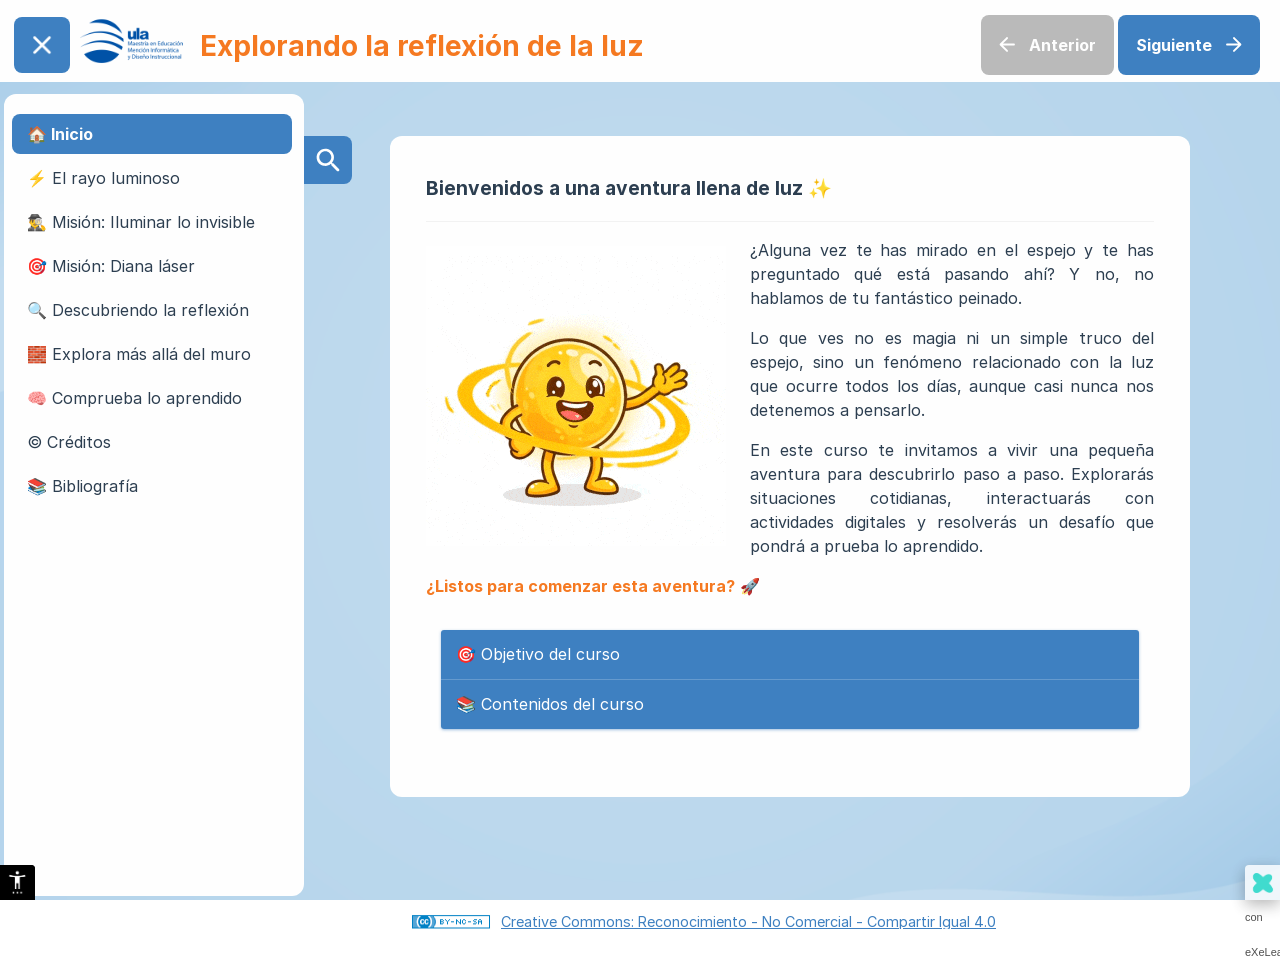
<file: index.html>
<!DOCTYPE html>
<html lang="es" id="exe-index">
<head>
<meta charset="utf-8">
<meta name="generator" content="eXeLearning v4.0.0">
<meta name="viewport" content="width=device-width, initial-scale=1">
<link rel="license" type="text/html" href="https://creativecommons.org/licenses/by-nc-sa/4.0/">
<title>Explorando la reflexión de la luz</title>
<link rel="icon" type="image/x-icon" href="libs/favicon.ico">
<script>document.querySelector("html").classList.add("js");</script><script src="libs/jquery/jquery.min.js"> </script><script src="libs/common_i18n.js"> </script><script src="libs/common.js"> </script><script src="libs/exe_export.js"> </script><script src="search_index.js"> </script><script src="libs/bootstrap/bootstrap.bundle.min.js"> </script><link rel="stylesheet" href="libs/bootstrap/bootstrap.min.css">
<script src="idevices/text/text.js"></script><link rel="stylesheet" href="idevices/text/text.css">
<script src="libs/exe_effects/exe_effects.js"> </script>
<link rel="stylesheet" href="libs/exe_effects/exe_effects.css">
<script src="libs/exe_atools/exe_atools.js"> </script><link rel="stylesheet" href="libs/exe_atools/exe_atools.css">
<link rel="stylesheet" href="content/css/base.css"><script src="theme/style.js"> </script><link rel="stylesheet" href="theme/style.css">
</head>
<body class="exe-export exe-web-site">
<script>document.body.className+=" js"</script>
<div class="exe-content exe-export pre-js siteNav-hidden"><a href="#page-mrgg1diy-vvt8msx1z" id="skipNav">Skip to content</a> <nav id="siteNav">
<ul>
<li class="active"> <a href="index.html" class="active main-node no-ch">🏠 Inicio</a>
</li>
<li> <a href="html/-el-rayo-luminoso.html" class="no-ch">⚡️ El rayo luminoso</a>
</li>
<li> <a href="html/-mision-iluminar-lo-invisible.html" class="no-ch">🕵️‍♂️ Misión: Iluminar lo invisible</a>
</li>
<li> <a href="html/-mision-diana-laser.html" class="no-ch">🎯 Misión: Diana láser</a>
</li>
<li> <a href="html/-descubriendo-la-reflexion.html" class="no-ch">🔍 Descubriendo la reflexión</a>
</li>
<li> <a href="html/-explora-mas-alla-del-muro.html" class="no-ch">🧱 Explora más allá del muro</a>
</li>
<li> <a href="html/-comprueba-lo-aprendido.html" class="no-ch">🧠 Comprueba lo aprendido</a>
</li>
<li> <a href="html/-creditos.html" class="no-ch">© Créditos</a>
</li>
<li> <a href="html/-bibliografia.html" class="no-ch">📚 Bibliografía</a>
</li>
</ul>
</nav><main id="page-mrgg1diy-vvt8msx1z" class="page"> <div id="exe-client-search" data-block-order-string="Caja %e" data-no-results-string="Sin resultados.">
</div>
<header class="main-header">
<div class="package-header"><p class="package-title">Explorando la reflexión de la luz</p></div>
<div class="page-header"><h1 class="page-title sr-av">🏠 Inicio</h1></div>
</header><div id="page-content-page-mrgg1diy-vvt8msx1z" class="page-content">
<article id="20260424004712DJDEDG" class="box">
<header class="box-head no-icon">
<h1 class="box-title">Bienvenidos a una aventura llena de luz ✨</h1>
</header>
<div class="box-content">
<div id="20251208195359974561" class="idevice_node text" data-idevice-path="idevices/text/" data-idevice-type="text" data-idevice-component-type="json" data-idevice-json-data="{&quot;ideviceId&quot;:&quot;20251208195359974561&quot;}">
<div class="exe-text-template">
    <div class="exe-col exe-col-2">
<figure class="exe-figure float-left" style="width: 300px;"><img src="content/resources/20251208195359974561/P0_Foton.gif" alt="Personaje animado que representa un fotón (Foti) sonriendo y saludando con la mano" width="300" height="300" />
<figcaption class="figcaption"></figcaption>
</figure>
<p style="text-align: justify;"><span>¿Alguna vez te has mirado en el espejo y te has preguntado qué está pasando ahí? Y no, no hablamos de tu fantástico peinado.</span></p>
<p style="text-align: justify;"><span>Lo que ves no es magia ni un simple truco del espejo, sino un fenómeno relacionado con la luz que ocurre todos los días, aunque casi nunca nos detenemos a pensarlo.</span></p>
<p style="text-align: justify;"><span>En este curso te invitamos a vivir una pequeña aventura para descubrirlo paso a paso. Explorarás situaciones cotidianas, interactuarás con actividades digitales y resolverás un desafío que pondrá a prueba lo aprendido.</span></p>
<p><span style="color: #f57921;"><strong>¿Listos para comenzar esta aventura?</strong> </span>🚀</p>
</div>
<div class="exe-fx exe-accordion">
<h2>🎯 Objetivo del curso</h2>
<p style="text-align: justify;"><span>En este curso aplicarás los <strong>principios de la reflexión de la luz</strong> para comprender y explicar cómo se comporta cuando incide sobre diferentes superficies y en distintos contextos de la vida cotidiana.</span></p>
<p style="text-align: justify;"><span>A partir de la exploración de situaciones reales y el uso de recursos digitales interactivos, <strong>descubrirás la ley de la reflexión</strong>, <strong>reconocerás sus tipos (reflexión especular y difusa)</strong> y <strong>pondrás en práctica lo aprendido</strong> mediante actividades sencillas con retroalimentación automática.</span></p>
<h2>📚 Contenidos del curso</h2>
<ul>
<li>La reflexión de la luz</li>
<li>La ley de la reflexión</li>
<li>Tipos de reflexión: especular y difusa</li>
</ul>
</div>
</div>
</div>
</div>
</article>
</div></main><div class="nav-buttons">
<span class="nav-button nav-button-left" aria-hidden="true"><span>Anterior</span></span>
<a href="html/-el-rayo-luminoso.html" title="Siguiente" class="nav-button nav-button-right"><span>Siguiente</span></a>
</div>
<footer id="siteFooter"><div id="siteFooterContent"> <div id="packageLicense" class="cc cc-by-nc-sa"> <p> <span class="license-label">Licencia: </span><a href="https://creativecommons.org/licenses/by-nc-sa/4.0/" class="license">Creative Commons: Reconocimiento - no comercial - compartir igual 4.0</a></p>
</div>
</div></footer>
</div>
<p id="made-with-eXe"> <a href="https://exelearning.net/" target="_blank" rel="noopener"> <span>Creado con eXeLearning <span>(nueva ventana)</span></span></a></p>
</body>
</html>
</file>
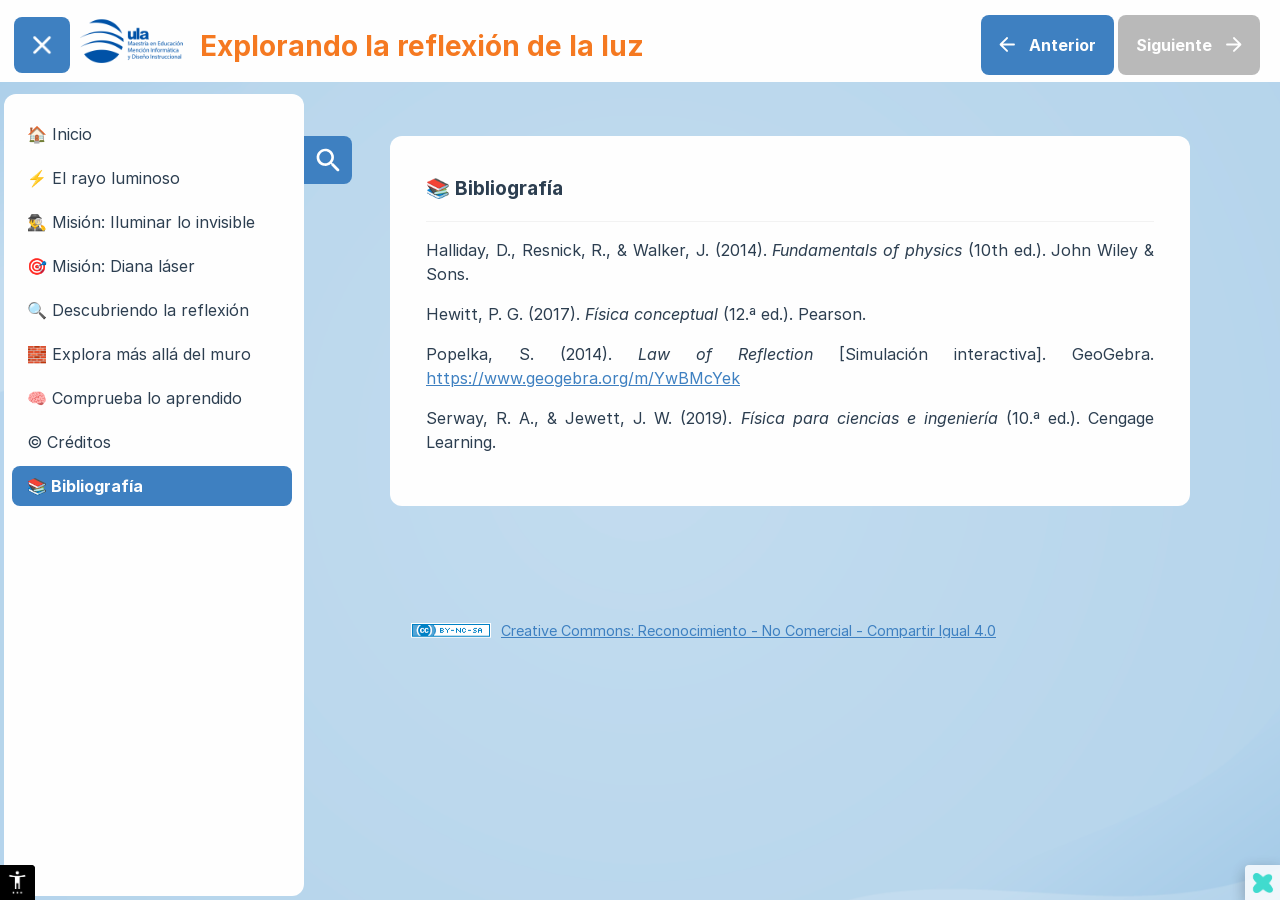
<file: html/-bibliografia.html>
<!DOCTYPE html>
<html lang="es" id="exe-page-mrgg1dmb-f3lulyobt">
<head>
<meta charset="utf-8">
<meta name="generator" content="eXeLearning v4.0.0">
<meta name="viewport" content="width=device-width, initial-scale=1">
<link rel="license" type="text/html" href="https://creativecommons.org/licenses/by-nc-sa/4.0/">
<title>📚 Bibliografía | Explorando la reflexión de la luz</title>
<link rel="icon" type="image/x-icon" href="../libs/favicon.ico">
<script>document.querySelector("html").classList.add("js");</script><script src="../libs/jquery/jquery.min.js"> </script><script src="../libs/common_i18n.js"> </script><script src="../libs/common.js"> </script><script src="../libs/exe_export.js"> </script><script src="../search_index.js"> </script><script src="../libs/bootstrap/bootstrap.bundle.min.js"> </script><link rel="stylesheet" href="../libs/bootstrap/bootstrap.min.css">
<script src="../idevices/text/text.js"></script><link rel="stylesheet" href="../idevices/text/text.css">
<script src="../libs/exe_atools/exe_atools.js"> </script><link rel="stylesheet" href="../libs/exe_atools/exe_atools.css">
<link rel="stylesheet" href="../content/css/base.css"><script src="../theme/style.js"> </script><link rel="stylesheet" href="../theme/style.css">
</head>
<body class="exe-export exe-web-site">
<script>document.body.className+=" js"</script>
<div class="exe-content exe-export pre-js siteNav-hidden"><a href="#page-mrgg1dmb-f3lulyobt" id="skipNav">Skip to content</a> <nav id="siteNav">
<ul>
<li> <a href="../index.html" class="main-node no-ch">🏠 Inicio</a>
</li>
<li> <a href="../html/-el-rayo-luminoso.html" class="no-ch">⚡️ El rayo luminoso</a>
</li>
<li> <a href="../html/-mision-iluminar-lo-invisible.html" class="no-ch">🕵️‍♂️ Misión: Iluminar lo invisible</a>
</li>
<li> <a href="../html/-mision-diana-laser.html" class="no-ch">🎯 Misión: Diana láser</a>
</li>
<li> <a href="../html/-descubriendo-la-reflexion.html" class="no-ch">🔍 Descubriendo la reflexión</a>
</li>
<li> <a href="../html/-explora-mas-alla-del-muro.html" class="no-ch">🧱 Explora más allá del muro</a>
</li>
<li> <a href="../html/-comprueba-lo-aprendido.html" class="no-ch">🧠 Comprueba lo aprendido</a>
</li>
<li> <a href="../html/-creditos.html" class="no-ch">© Créditos</a>
</li>
<li class="active"> <a href="../html/-bibliografia.html" class="active no-ch">📚 Bibliografía</a>
</li>
</ul>
</nav><main id="page-mrgg1dmb-f3lulyobt" class="page"> <div id="exe-client-search" data-block-order-string="Caja %e" data-no-results-string="Sin resultados.">
</div>
<header class="main-header">
<div class="package-header"><p class="package-title">Explorando la reflexión de la luz</p></div>
<div class="page-header"><h1 class="page-title sr-av">📚 Bibliografía</h1></div>
</header><div id="page-content-page-mrgg1dmb-f3lulyobt" class="page-content">
<article id="20260424004712HDISWN" class="box">
<header class="box-head no-icon">
<h1 class="box-title">📚 Bibliografía</h1>
</header>
<div class="box-content">
<div id="2026022420294953758A" class="idevice_node text" data-idevice-path="../idevices/text/" data-idevice-type="text" data-idevice-component-type="json" data-idevice-json-data="{&quot;ideviceId&quot;:&quot;2026022420294953758A&quot;}">
<div class="exe-text-template">
    <p style="text-align: justify;">Halliday, D., Resnick, R., & Walker, J. (2014). <em>Fundamentals of physics</em> (10th ed.). John Wiley & Sons.</p>
<p style="text-align: justify;">Hewitt, P. G. (2017). <em>Física conceptual</em> (12.ª ed.). Pearson.</p>
<p style="text-align: justify;">Popelka, S. (2014). <em>Law of Reflection </em>[Simulación interactiva]. GeoGebra. <a href="https://www.geogebra.org/m/YwBMcYek">https://www.geogebra.org/m/YwBMcYek</a></p>
<p style="text-align: justify;">Serway, R. A., & Jewett, J. W. (2019). <em>Física para ciencias e ingeniería</em> (10.ª ed.). Cengage Learning.</p>
</div>
</div>
</div>
</article>
</div></main><div class="nav-buttons">
<a href="../html/-creditos.html" title="Anterior" class="nav-button nav-button-left"><span>Anterior</span></a>
<span class="nav-button nav-button-right" aria-hidden="true"><span>Siguiente</span></span>
</div>
<footer id="siteFooter"><div id="siteFooterContent"> <div id="packageLicense" class="cc cc-by-nc-sa"> <p> <span class="license-label">Licencia: </span><a href="https://creativecommons.org/licenses/by-nc-sa/4.0/" class="license">Creative Commons: Reconocimiento - no comercial - compartir igual 4.0</a></p>
</div>
</div></footer>
</div>
<p id="made-with-eXe"> <a href="https://exelearning.net/" target="_blank" rel="noopener"> <span>Creado con eXeLearning <span>(nueva ventana)</span></span></a></p>
</body>
</html>
</file>
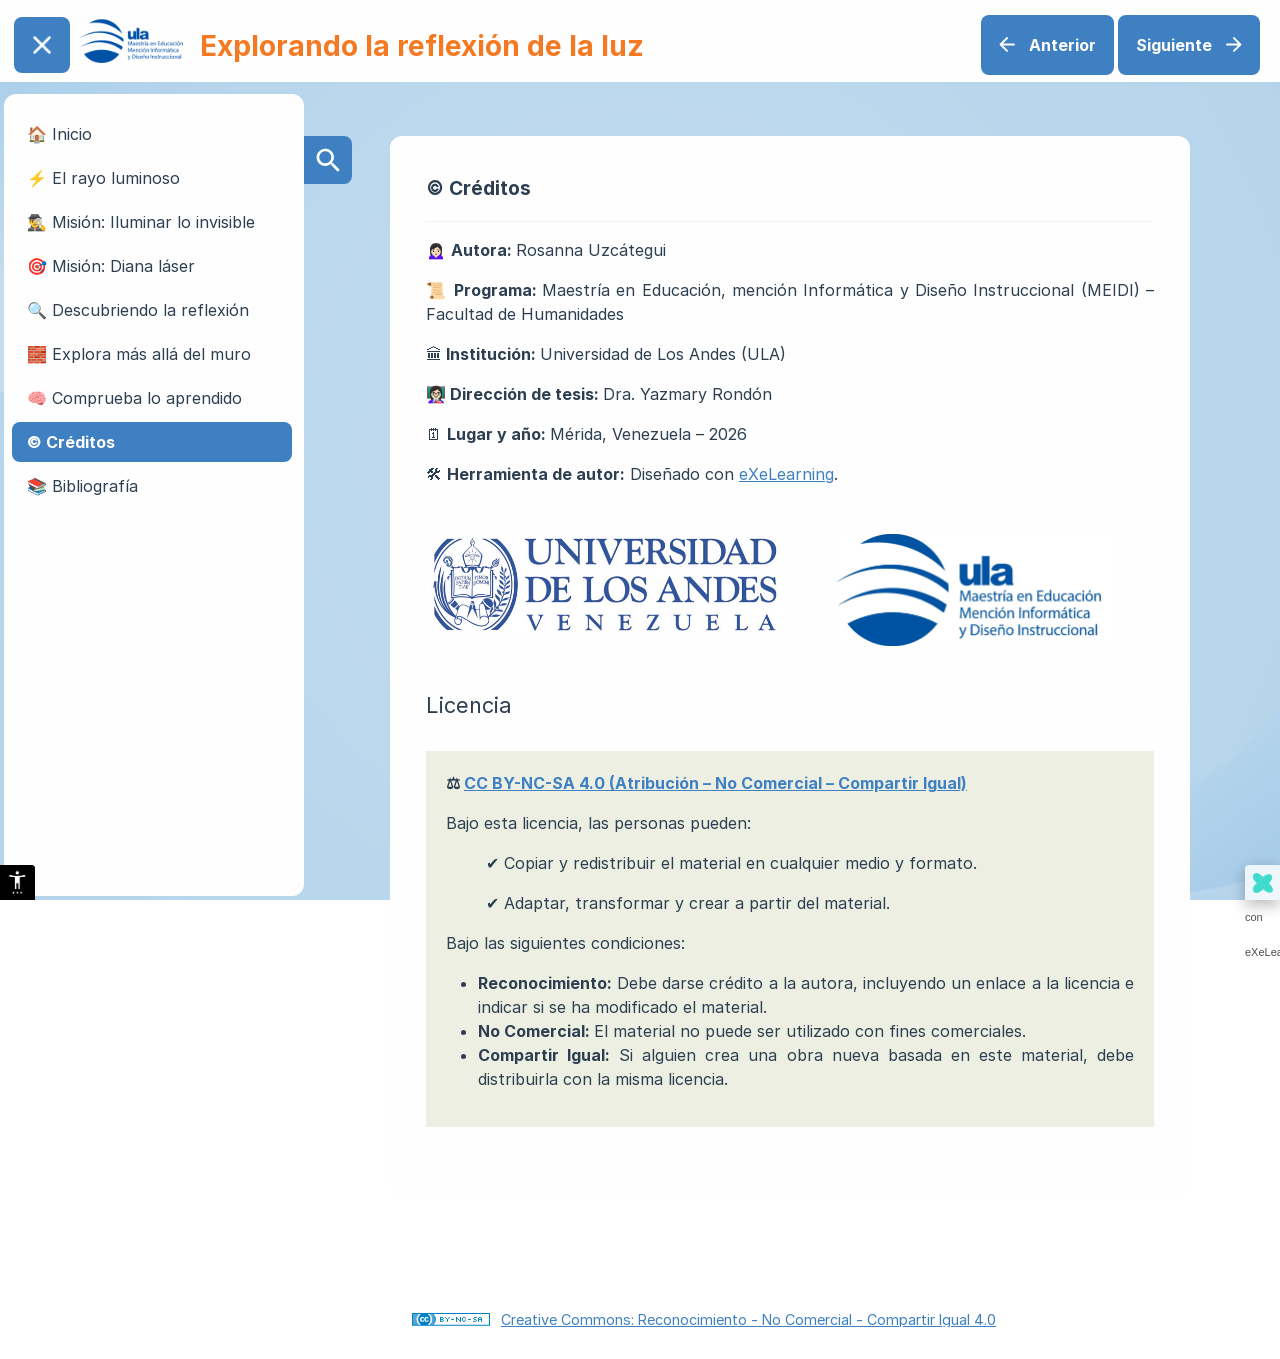
<file: html/-creditos.html>
<!DOCTYPE html>
<html lang="es" id="exe-page-mrgg1dm9-2oet0ijfm">
<head>
<meta charset="utf-8">
<meta name="generator" content="eXeLearning v4.0.0">
<meta name="viewport" content="width=device-width, initial-scale=1">
<link rel="license" type="text/html" href="https://creativecommons.org/licenses/by-nc-sa/4.0/">
<title>© Créditos | Explorando la reflexión de la luz</title>
<link rel="icon" type="image/x-icon" href="../libs/favicon.ico">
<script>document.querySelector("html").classList.add("js");</script><script src="../libs/jquery/jquery.min.js"> </script><script src="../libs/common_i18n.js"> </script><script src="../libs/common.js"> </script><script src="../libs/exe_export.js"> </script><script src="../search_index.js"> </script><script src="../libs/bootstrap/bootstrap.bundle.min.js"> </script><link rel="stylesheet" href="../libs/bootstrap/bootstrap.min.css">
<script src="../idevices/text/text.js"></script><link rel="stylesheet" href="../idevices/text/text.css">
<script src="../libs/exe_atools/exe_atools.js"> </script><link rel="stylesheet" href="../libs/exe_atools/exe_atools.css">
<link rel="stylesheet" href="../content/css/base.css"><script src="../theme/style.js"> </script><link rel="stylesheet" href="../theme/style.css">
</head>
<body class="exe-export exe-web-site">
<script>document.body.className+=" js"</script>
<div class="exe-content exe-export pre-js siteNav-hidden"><a href="#page-mrgg1dm9-2oet0ijfm" id="skipNav">Skip to content</a> <nav id="siteNav">
<ul>
<li> <a href="../index.html" class="main-node no-ch">🏠 Inicio</a>
</li>
<li> <a href="../html/-el-rayo-luminoso.html" class="no-ch">⚡️ El rayo luminoso</a>
</li>
<li> <a href="../html/-mision-iluminar-lo-invisible.html" class="no-ch">🕵️‍♂️ Misión: Iluminar lo invisible</a>
</li>
<li> <a href="../html/-mision-diana-laser.html" class="no-ch">🎯 Misión: Diana láser</a>
</li>
<li> <a href="../html/-descubriendo-la-reflexion.html" class="no-ch">🔍 Descubriendo la reflexión</a>
</li>
<li> <a href="../html/-explora-mas-alla-del-muro.html" class="no-ch">🧱 Explora más allá del muro</a>
</li>
<li> <a href="../html/-comprueba-lo-aprendido.html" class="no-ch">🧠 Comprueba lo aprendido</a>
</li>
<li class="active"> <a href="../html/-creditos.html" class="active no-ch">© Créditos</a>
</li>
<li> <a href="../html/-bibliografia.html" class="no-ch">📚 Bibliografía</a>
</li>
</ul>
</nav><main id="page-mrgg1dm9-2oet0ijfm" class="page"> <div id="exe-client-search" data-block-order-string="Caja %e" data-no-results-string="Sin resultados.">
</div>
<header class="main-header">
<div class="package-header"><p class="package-title">Explorando la reflexión de la luz</p></div>
<div class="page-header"><h1 class="page-title sr-av">© Créditos</h1></div>
</header><div id="page-content-page-mrgg1dm9-2oet0ijfm" class="page-content">
<article id="20260424004712RXSNSS" class="box">
<header class="box-head no-icon">
<h1 class="box-title">© Créditos</h1>
</header>
<div class="box-content">
<div id="20260224200031343UDB" class="idevice_node text" data-idevice-path="../idevices/text/" data-idevice-type="text" data-idevice-component-type="json" data-idevice-json-data="{&quot;ideviceId&quot;:&quot;20260224200031343UDB&quot;}">
<div class="exe-text-template"><div class="textIdeviceContent">
            <div class="exe-text-activity">
                <div><p style="text-align: justify;">🙍🏻‍♀️ <span style="color: #;"><strong>Autora: </strong></span>Rosanna Uzcátegui&nbsp;</p>
<p style="text-align: justify;">📜 <span style="color: #;"><strong>Programa:&nbsp;</strong></span>Maestría en Educación, mención Informática y Diseño Instruccional (MEIDI) – Facultad de Humanidades&nbsp;</p>
<p style="text-align: justify;">🏛<span style="color: #;"><strong> Institución: </strong></span>Universidad de Los Andes (ULA)&nbsp;</p>
<p style="text-align: justify;">👩🏻‍🏫<strong> <span style="color: #;">Dirección de tesis: </span></strong>Dra. Yazmary Rondón&nbsp;</p>
<p style="text-align: justify;">🗓 <span style="color: #;"><strong>Lugar y año: </strong></span>Mérida, Venezuela – 2026&nbsp;</p>
<p style="text-align: justify;">🛠 <span style="color: #;"><strong>Herramienta de autor:</strong></span> Diseñado con <a href="https://exelearning.net/" target="_blank" rel="noopener">eXeLearning</a>.</p>
<div class="exe-layout-2-cols exe-layout-2-50-50 exe-clear">
<div class="exe-col exe-col-1">
<figure class="exe-figure position-center" style="width: 400px;"><img src="../content/resources/20260224200031343UDB/ula_logo_2.jpg" alt="Logo de la Universidad de los Andes, Venezuela" width="400" height="112" style="display: block; margin-left: auto; margin-right: auto;">
<figcaption class="figcaption" contenteditable="true"></figcaption>
</figure>
</div>
<div class="exe-col exe-col-2"><img src="../content/resources/20260224200031343UDB/Meidi_logo_1.jpeg" alt="Logo de Meidi, Venezuela" width="278" height="112" class="position-center" style="display: block; margin-left: auto; margin-right: auto;"></div>
</div>
<h3 style="text-align: justify;">Licencia</h3>
<table border="0" cellpadding="20px" style="width: 100%; background-color: #eeefe3; margin: 20px 0 20px 0;">
<tbody>
<tr>
<td style="width: 99.9095%;">
<p style="text-align: justify;"><span style="font-weight: bolder;">⚖&nbsp;<a href="https://creativecommons.org/licenses/by-sa/4.0/deed.es" id="link_1" style="--bs-link-color-rgb: 10,88,202;">CC BY-NC-SA 4.0 (Atribución – No Comercial – Compartir Igual)</a></span></p>
<p style="text-align: justify;"><span>Bajo esta licencia, las personas pueden:</span></p>
<p style="padding-left: 40px; text-align: justify;"><span>✔ Copiar y redistribuir el material en cualquier medio y formato.</span></p>
<p style="padding-left: 40px; text-align: justify;"><span>✔ Adaptar, transformar y crear a partir del material.</span></p>
<p style="text-align: justify;"><span>Bajo las siguientes condiciones:</span></p>
<ul>
<li style="text-align: justify;"><span><span style="font-weight: bolder;">Reconocimiento:</span>&nbsp;Debe darse crédito a la autora, incluyendo un enlace a la licencia e indicar si se ha modificado el material.</span></li>
<li style="text-align: justify;"><span><span style="font-weight: bolder;">No Comercial:&nbsp;</span>El material no puede ser utilizado con fines comerciales.</span></li>
<li style="text-align: justify;"><span><span style="font-weight: bolder;">Compartir Igual:</span>&nbsp;Si alguien crea una obra nueva basada en este material, debe distribuirla con la&nbsp;misma&nbsp;licencia.</span></li>
</ul>
</td>
</tr>
</tbody>
</table><p class="clearfix"></p></div>
            </div></div></div>
</div>
</div>
</article>
</div></main><div class="nav-buttons">
<a href="../html/-comprueba-lo-aprendido.html" title="Anterior" class="nav-button nav-button-left"><span>Anterior</span></a>
<a href="../html/-bibliografia.html" title="Siguiente" class="nav-button nav-button-right"><span>Siguiente</span></a>
</div>
<footer id="siteFooter"><div id="siteFooterContent"> <div id="packageLicense" class="cc cc-by-nc-sa"> <p> <span class="license-label">Licencia: </span><a href="https://creativecommons.org/licenses/by-nc-sa/4.0/" class="license">Creative Commons: Reconocimiento - no comercial - compartir igual 4.0</a></p>
</div>
</div></footer>
</div>
<p id="made-with-eXe"> <a href="https://exelearning.net/" target="_blank" rel="noopener"> <span>Creado con eXeLearning <span>(nueva ventana)</span></span></a></p>
</body>
</html>
</file>
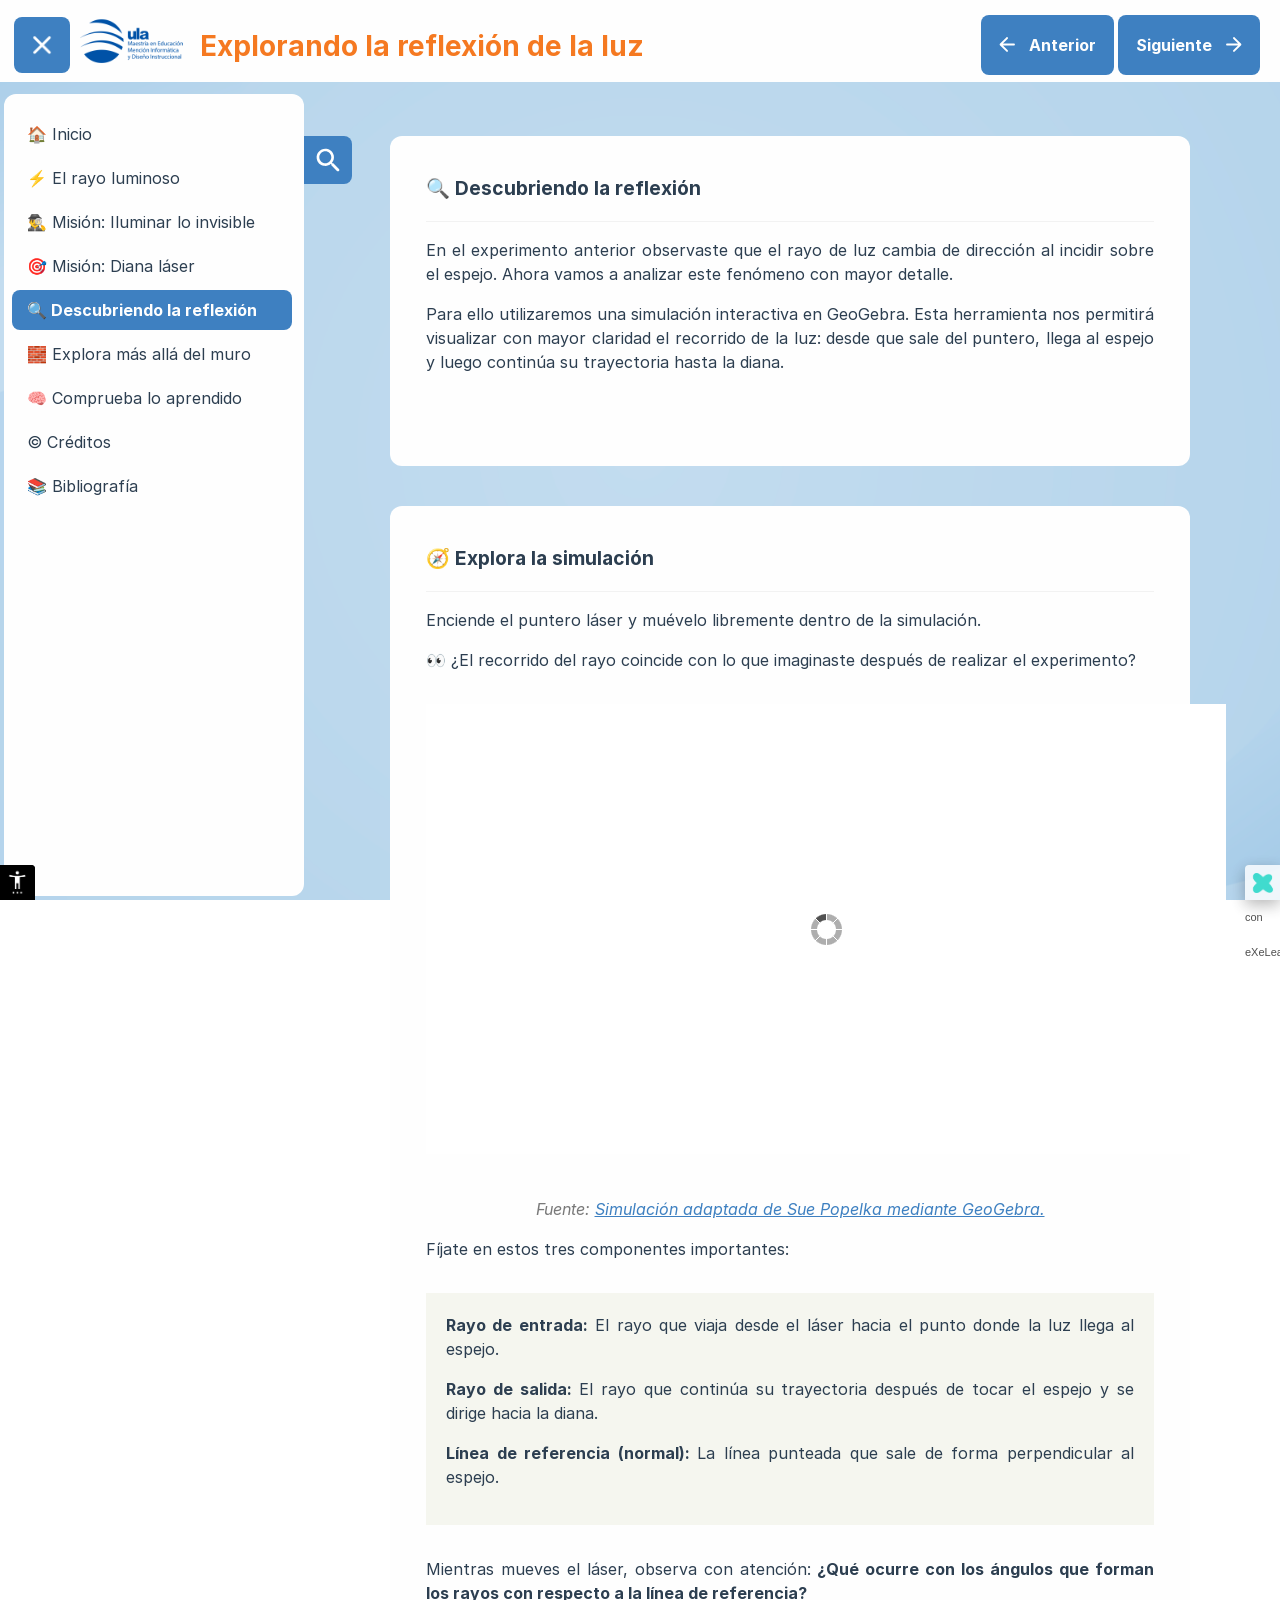
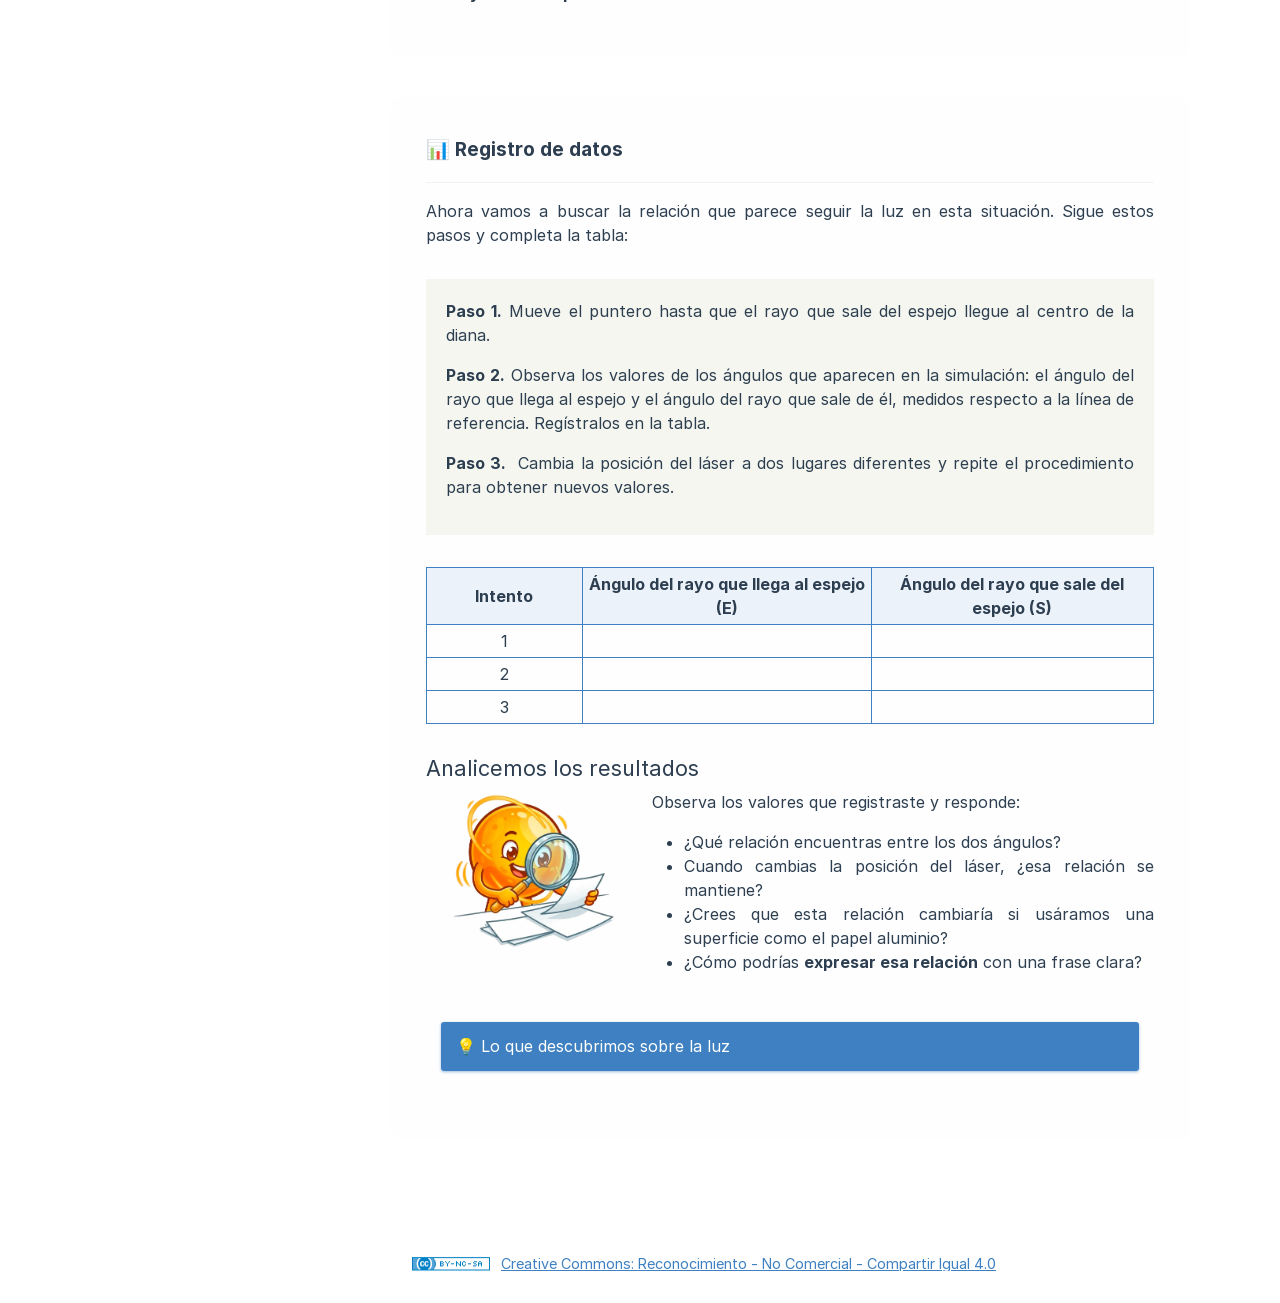
<file: html/-descubriendo-la-reflexion.html>
<!DOCTYPE html>
<html lang="es" id="exe-page-mrgg1dlw-xki6mj07j">
<head>
<meta charset="utf-8">
<meta name="generator" content="eXeLearning v4.0.0">
<meta name="viewport" content="width=device-width, initial-scale=1">
<link rel="license" type="text/html" href="https://creativecommons.org/licenses/by-nc-sa/4.0/">
<title>🔍 Descubriendo la reflexión | Explorando la reflexión de la luz</title>
<link rel="icon" type="image/x-icon" href="../libs/favicon.ico">
<script>document.querySelector("html").classList.add("js");</script><script src="../libs/jquery/jquery.min.js"> </script><script src="../libs/common_i18n.js"> </script><script src="../libs/common.js"> </script><script src="../libs/exe_export.js"> </script><script src="../search_index.js"> </script><script src="../libs/bootstrap/bootstrap.bundle.min.js"> </script><link rel="stylesheet" href="../libs/bootstrap/bootstrap.min.css">
<script src="../idevices/text/text.js"></script><link rel="stylesheet" href="../idevices/text/text.css">
<script src="../idevices/geogebra-activity/geogebra-activity.js"></script><link rel="stylesheet" href="../idevices/geogebra-activity/geogebra-activity.css">
<script src="../libs/exe_effects/exe_effects.js"> </script>
<link rel="stylesheet" href="../libs/exe_effects/exe_effects.css">
<script src="../libs/exe_atools/exe_atools.js"> </script><link rel="stylesheet" href="../libs/exe_atools/exe_atools.css">
<link rel="stylesheet" href="../content/css/base.css"><script src="../theme/style.js"> </script><link rel="stylesheet" href="../theme/style.css">
</head>
<body class="exe-export exe-web-site">
<script>document.body.className+=" js"</script>
<div class="exe-content exe-export pre-js siteNav-hidden"><a href="#page-mrgg1dlw-xki6mj07j" id="skipNav">Skip to content</a> <nav id="siteNav">
<ul>
<li> <a href="../index.html" class="main-node no-ch">🏠 Inicio</a>
</li>
<li> <a href="../html/-el-rayo-luminoso.html" class="no-ch">⚡️ El rayo luminoso</a>
</li>
<li> <a href="../html/-mision-iluminar-lo-invisible.html" class="no-ch">🕵️‍♂️ Misión: Iluminar lo invisible</a>
</li>
<li> <a href="../html/-mision-diana-laser.html" class="no-ch">🎯 Misión: Diana láser</a>
</li>
<li class="active"> <a href="../html/-descubriendo-la-reflexion.html" class="active no-ch">🔍 Descubriendo la reflexión</a>
</li>
<li> <a href="../html/-explora-mas-alla-del-muro.html" class="no-ch">🧱 Explora más allá del muro</a>
</li>
<li> <a href="../html/-comprueba-lo-aprendido.html" class="no-ch">🧠 Comprueba lo aprendido</a>
</li>
<li> <a href="../html/-creditos.html" class="no-ch">© Créditos</a>
</li>
<li> <a href="../html/-bibliografia.html" class="no-ch">📚 Bibliografía</a>
</li>
</ul>
</nav><main id="page-mrgg1dlw-xki6mj07j" class="page"> <div id="exe-client-search" data-block-order-string="Caja %e" data-no-results-string="Sin resultados.">
</div>
<header class="main-header">
<div class="package-header"><p class="package-title">Explorando la reflexión de la luz</p></div>
<div class="page-header"><h1 class="page-title sr-av">🔍 Descubriendo la reflexión</h1></div>
</header><div id="page-content-page-mrgg1dlw-xki6mj07j" class="page-content">
<article id="20260424004712GCNUTN" class="box">
<header class="box-head no-icon">
<h1 class="box-title">🔍 Descubriendo la reflexión</h1>
</header>
<div class="box-content">
<div id="idevice-1772827099037-pn4l2qyo0" class="idevice_node text" data-idevice-path="../idevices/text/" data-idevice-type="text" data-idevice-component-type="json" data-idevice-json-data="{&quot;ideviceId&quot;:&quot;idevice-1772827099037-pn4l2qyo0&quot;}">
<div class="exe-text-template">
    <p style="text-align: justify;">En el experimento anterior observaste que el rayo de luz cambia de dirección al incidir sobre el espejo. Ahora vamos a analizar este fenómeno con mayor detalle. </p>
<p style="text-align: justify;">Para ello utilizaremos una simulación interactiva en GeoGebra. Esta herramienta nos permitirá visualizar con mayor claridad el recorrido de la luz: desde que sale del puntero, llega al espejo y luego continúa su trayectoria hasta la diana.</p>
<p><br /></p>
</div>
</div>
</div>
</article><article id="20260424004712NKTQIX" class="box">
<header class="box-head no-icon">
<h1 class="box-title">🧭 Explora la simulación</h1>
</header>
<div class="box-content">
<div id="idevice-1772839419185-kdrpavrcd" class="idevice_node geogebra-activity" data-idevice-path="../idevices/geogebra-activity/" data-idevice-type="geogebra-activity">
<div class="auto-geogebra auto-geogebra-gwum5hqy auto-geogebra-width-800 auto-geogebra-height-450 language-es enableShiftDragZoom ShowAuthor0 auto-geogebra-scale-80 auto-geogebra-evaluation-id-0 auto-geogebra-ideviceid-idevice-1772839419185-kdrpavrcd auto-geogebra-weight-100"><div class="auto-geogebra-instructions"><p>Enciende el puntero láser y muévelo libremente dentro de la simulación.</p>
<p>👀 ¿El recorrido del rayo coincide con lo que imaginaste después de realizar el experimento?</p></div><div class="game-evaluation-ids js-hidden" data-id="idevice-1772839419185-kdrpavrcd" data-evaluationb="false" data-evaluationid="0"></div><p><a href="https://www.geogebra.org/m/gwum5hqy" target="_blank">https://www.geogebra.org/m/gwum5hqy (Ventana nueva)</a></p><div class="auto-geogebra-author js-hidden">Rosanna%20Uzc%E1tegui,https%3A//www.geogebra.org/m/gwum5hqy,,0,Autor%EDa,1,T%EDtulo</div><div class="auto-geogebra-messages-evaluation">Actividad%20no%20completada,Actividad%20superada.%20Puntuaci%F3n%3A%20%25s,Actividad%20no%20superada.%20Puntuaci%F3n%3A%20%25s,Guardar%20la%20puntuaci%F3n</div><div class="auto-geogebra-messages-scorm">La%20puntuaci%F3n%20no%20se%20puede%20guardar%20porque%20esta%20p%E1gina%20no%20forma%20parte%20de%20un%20paquete%20SCORM,Su%20puntuaci%F3n,Puntuaci%F3n,Peso,La%20%FAltima%20puntuaci%F3n%20guardada%20es</div><div class="auto-geogebra-extra-content"><p style="text-align: center;"><span style="color: #797979;"><em><span style="font-size: 12pt;">Fuente: <a href="https://www.geogebra.org/m/gwum5hqy" target="_blank" title="" rel="noopener">Simulación adaptada de Sue Popelka mediante GeoGebra.</a></span></em></span></p>
<p style="text-align: justify;">Fíjate en estos tres componentes importantes:</p>
<table border="0" cellpadding="20 px" style="width: 100%; background-color: #f5f6ef; margin: 20px auto 20px auto;">
<tbody>
<tr>
<td style="width: 99.9026%;">
<p style="text-align: justify;"><span style="font-weight: bolder;">Rayo de entrada:</span> El rayo que viaja desde el láser hacia el punto donde la luz llega al espejo.<br /><span style="font-weight: bolder;"></span></p>
<p style="text-align: justify;"><strong>Rayo de salida: </strong>El rayo que continúa su trayectoria después de tocar el espejo y se dirige hacia la diana.<br /><span style="font-weight: bolder;"></span></p>
<p style="text-align: justify;"><strong>Línea de referencia (normal): </strong>La línea punteada que sale de forma perpendicular al espejo.</p>
</td>
</tr>
</tbody>
</table>
<p style="text-align: justify;">Mientras mueves el láser, observa con atención: <strong>¿Qué ocurre con los ángulos que forman los rayos con respecto a la línea de referencia?</strong></p></div></div>
</div>
</div>
</article><article id="20260424004712YIXJAL" class="box">
<header class="box-head no-icon">
<h1 class="box-title">📊 Registro de datos</h1>
</header>
<div class="box-content">
<div id="idevice-1772841061017-8y6f8cp6y" class="idevice_node text" data-idevice-path="../idevices/text/" data-idevice-type="text" data-idevice-component-type="json" data-idevice-json-data="{&quot;ideviceId&quot;:&quot;idevice-1772841061017-8y6f8cp6y&quot;}">
<div class="exe-text-template">
    <p style="text-align: justify;">Ahora vamos a buscar la relación que parece seguir la luz en esta situación. Sigue estos pasos y completa la tabla:</p>
<table border="0" cellpadding="20 px" style="width: 100%; background-color: #f5f6ef; margin: 20px 0 30px 0; height: 155px;">
<tbody>
<tr style="height: 155px;">
<td style="width: 99.9095%; height: 155px;">
<p style="text-align: justify;"><strong>Paso 1.</strong> Mueve el puntero hasta que el rayo que sale del espejo llegue al centro de la diana.</p>
<p style="text-align: justify;"><strong>Paso 2.</strong> Observa los valores de los ángulos que aparecen en la simulación: el ángulo del rayo que llega al espejo y el ángulo del rayo que sale de él, medidos respecto a la línea de referencia. Regístralos en la tabla.</p>
<p style="text-align: justify;"><strong>Paso 3. </strong> Cambia la posición del láser a dos lugares diferentes y repite el procedimiento para obtener nuevos valores.</p>
</td>
</tr>
</tbody>
</table>
<table border="1" style="width: 100%; height: 156px; border-color: #3e80c1; border-style: solid; margin: 20px 0 30px 0;">
<tbody>
<tr style="height: 57px;">
<td style="width: 21.4043%; text-align: center; vertical-align: middle; height: 57px; background-color: #ecf2f9; border-color: #3e80c1; border-width: 1px;"><strong>Intento</strong></td>
<td style="width: 39.7508%; text-align: center; vertical-align: middle; height: 57px; background-color: #ecf2f9; border-color: #3e80c1; border-width: 1px;"><strong>Ángulo del rayo que llega al espejo (E)</strong></td>
<td style="width: 38.8448%; text-align: center; vertical-align: middle; height: 57px; background-color: #ecf2f9; border-color: #3e80c1; border-width: 1px;"><strong>Ángulo del rayo que sale del espejo (S)</strong></td>
</tr>
<tr style="height: 33px;">
<td style="width: 21.4043%; height: 33px; border-color: #3e80c1; text-align: center; vertical-align: middle; border-width: 1px;">1</td>
<td style="width: 39.7508%; height: 33px; text-align: center; vertical-align: middle; border-color: #3e80c1; border-width: 1px;"><br /></td>
<td style="width: 38.8448%; height: 33px; text-align: center; vertical-align: middle; border-color: #3e80c1; border-width: 1px;"><br /></td>
</tr>
<tr style="height: 33px;">
<td style="width: 21.4043%; height: 33px; text-align: center; vertical-align: middle; border-color: #3e80c1; border-width: 1px;">2</td>
<td style="width: 39.7508%; height: 33px; text-align: center; vertical-align: middle; border-color: #3e80c1; border-width: 1px;"><br /></td>
<td style="width: 38.8448%; height: 33px; text-align: center; vertical-align: middle; border-color: #3e80c1; border-width: 1px;"><br /></td>
</tr>
<tr style="height: 33px;">
<td style="width: 21.4043%; height: 33px; text-align: center; vertical-align: middle; border-color: #3e80c1; border-width: 1px;">3</td>
<td style="width: 39.7508%; height: 33px; text-align: center; vertical-align: middle; border-color: #3e80c1; border-width: 1px;"><br /></td>
<td style="width: 38.8448%; height: 33px; text-align: center; vertical-align: middle; border-color: #3e80c1; border-width: 1px;"></td>
</tr>
</tbody>
</table>
<h3>Analicemos los resultados</h3>
<div class="exe-layout-2-cols exe-layout-2-30-70 exe-clear">
<div class="exe-col exe-col-1">
<p style="text-align: center;"><img src="../content/resources/idevice-1772841061017-8y6f8cp6y/P4_Foti_analisis_lupa.jpg" width="267" height="200" alt="Foti analizando unos papeles con una lupa" /></p>
</div>
<div class="exe-col exe-col-2">
<p style="text-align: justify;"><span style="text-align: justify;">Observa los valores que registraste y responde:</span></p>
<ul>
<li style="text-align: justify;">¿Qué relación encuentras entre los dos ángulos?</li>
<li style="text-align: justify;">Cuando cambias la posición del láser, ¿esa relación se mantiene?</li>
<li style="text-align: justify;">¿Crees que esta relación cambiaría si usáramos una superficie como el papel aluminio?</li>
<li style="text-align: justify;">¿Cómo podrías <strong>expresar </strong><strong>esa relación</strong> con una frase clara?</li>
</ul>
</div>
</div>
<div class="exe-fx exe-accordion">
<h2>💡 Lo que descubrimos sobre la luz</h2>
<p style="text-align: justify;">En el experimento y en la simulación observaste algo interesante: cuando el rayo de luz llega al espejo cambia de dirección, pero no lo hace de forma aleatoria. Existe una relación clara entre el rayo que llega a la superficie y el que se aleja de ella. A este fenómeno se le llama <strong>reflexión de la luz</strong>.</p>
<table border="0" cellpadding="20 px" style="width: 100%; background-color: #fdf7e7; margin: 20px 0 20px 0;">
<tbody>
<tr>
<td style="width: 99.9066%;">
<p><strong>📝 Reflexión de la luz</strong></p>
<p style="text-align: justify;">Es el fenómeno óptico que ocurre cuando un rayo de luz incide sobre una superficie y cambia de dirección, permaneciendo en el mismo medio de propagación.</p>
</td>
</tr>
</tbody>
</table>
<p>Para describir con mayor precisión lo que ocurre, es necesario identificar algunos elementos importantes:</p>
<ul>
<li style="text-align: justify;"><strong>Rayo incidente (i): </strong>es el rayo de luz que llega a la superficie (en este caso, el que sale del puntero láser).<br /></li>
<li style="text-align: justify;"><strong>Rayo reflejado (r):</strong> es el rayo que se aleja de la superficie después de incidir en ella (el que se dirige hacia la diana).<br /></li>
<li style="text-align: justify;"><strong>La normal (N): </strong>es una línea imaginaria perpendicular a la superficie en el punto donde llega el rayo de luz. Esta línea sirve como referencia para medir los ángulos.<br /></li>
<li style="text-align: justify;"><strong>Ángulos (θi y θr): </strong>son las aberturas que se forman entre los rayos de luz y la línea normal.<br /></li>
</ul>
<p style="text-align: justify;">Al comparar los valores registrados en la simulación, probablemente notaste algo importante: los ángulos que forman el rayo que llega al espejo y el rayo que se aleja de él siempre tienen el mismo valor. A partir de esta observación se enuncia una regla fundamental de la óptica, conocida como <strong>Ley de la Reflexión</strong>.</p>
<table border="0" cellpadding="20px" style="width: 100%; background-color: #fdf7e7; margin: 20px 0 20px 0;">
<tbody>
<tr>
<td style="width: 99.9066%;">
<p style="text-align: justify;"><strong>📝 Ley de la reflexión</strong></p>
<p style="text-align: justify;">El ángulo de incidencia es igual al ángulo de reflexión:</p>
<p style="text-align: center;"><strong>θi = θr</strong></p>
</td>
</tr>
</tbody>
</table>
<p style="text-align: justify;">Esto significa que la luz se refleja formando el mismo ángulo con respecto a la normal con el que llega al espejo.</p>
<figure class="exe-figure position-center" style="width: 500px;"><img src="../content/resources/idevice-1772841061017-8y6f8cp6y/P4_Ley_reflexion_1.png" title="Ley de reflexión de la luz" width="500" height="361" alt="Esquema ley de reflexión de la luz" />
<figcaption class="figcaption"><span class="title"><em>Ley de la reflexión de la luz</em></span></figcaption>
</figure>
<p style="text-align: justify;">Ahora bien, si esta ley siempre se cumple, surge una pregunta interesante: <strong>¿por qué no todos los objetos reflejan la luz como lo hace un espejo? </strong> 🤔</p>
<p style="text-align: justify;">La respuesta está en cómo es la superficie donde incide la luz.</p>
<p style="text-align: justify;">Cuando la superficie es lisa y pulida, como en un espejo, los rayos de luz se reflejan de forma ordenada y mantienen una dirección definida. A este tipo de reflexión se le conoce como <strong>reflexión especular</strong>, y es la que permite que se formen imágenes nítidas.</p>
<figure class="exe-figure position-center" style="width: 500px;"><img src="../content/resources/idevice-1772841061017-8y6f8cp6y/P4_Reflexion_Especular.png" title="Reflexión especular" width="500" height="284" alt="Esquema reflexión especular" />
<figcaption class="figcaption"><span class="title"><em>Reflexión especular</em></span></figcaption>
</figure>
<p style="text-align: justify;">En cambio, cuando la superficie es rugosa o irregular, incluso a escala microscópica, los rayos de luz se reflejan en muchas direcciones diferentes. Este fenómeno se denomina <strong>reflexión difusa</strong>. En este caso no se forma una imagen clara, pero gracias a esta dispersión de la luz podemos ver los objetos desde distintos ángulos.</p>
<figure class="exe-figure position-center" style="width: 500px;"><img src="../content/resources/idevice-1772841061017-8y6f8cp6y/P4_Reflexion_Difusa.png" title="Reflexión difusa" width="500" height="306" alt="Esquema reflexión difusa" />
<figcaption class="figcaption"><span class="title"><em>Reflexión especular</em></span></figcaption>
</figure>
<table border="0" cellpadding="20px" style="width: 100%; background-color: #f5f6ef; margin: 20px 0 20px 0;">
<tbody>
<tr>
<td style="width: 99.9098%;">
<h4>🔎 Un dato interesante</h4>
<p style="text-align: justify;">Aunque los espejos producen imágenes claras, en realidad la reflexión difusa es la más importante en nuestra vida cotidiana. Gracias a ella la luz se refleja en paredes, objetos y personas, permitiéndonos verlos desde diferentes ángulos.</p>
</td>
</tr>
</tbody>
</table>
</div>
</div>
</div>
</div>
</article>
</div></main><div class="nav-buttons">
<a href="../html/-mision-diana-laser.html" title="Anterior" class="nav-button nav-button-left"><span>Anterior</span></a>
<a href="../html/-explora-mas-alla-del-muro.html" title="Siguiente" class="nav-button nav-button-right"><span>Siguiente</span></a>
</div>
<footer id="siteFooter"><div id="siteFooterContent"> <div id="packageLicense" class="cc cc-by-nc-sa"> <p> <span class="license-label">Licencia: </span><a href="https://creativecommons.org/licenses/by-nc-sa/4.0/" class="license">Creative Commons: Reconocimiento - no comercial - compartir igual 4.0</a></p>
</div>
</div></footer>
</div>
<p id="made-with-eXe"> <a href="https://exelearning.net/" target="_blank" rel="noopener"> <span>Creado con eXeLearning <span>(nueva ventana)</span></span></a></p>
</body>
</html>
</file>
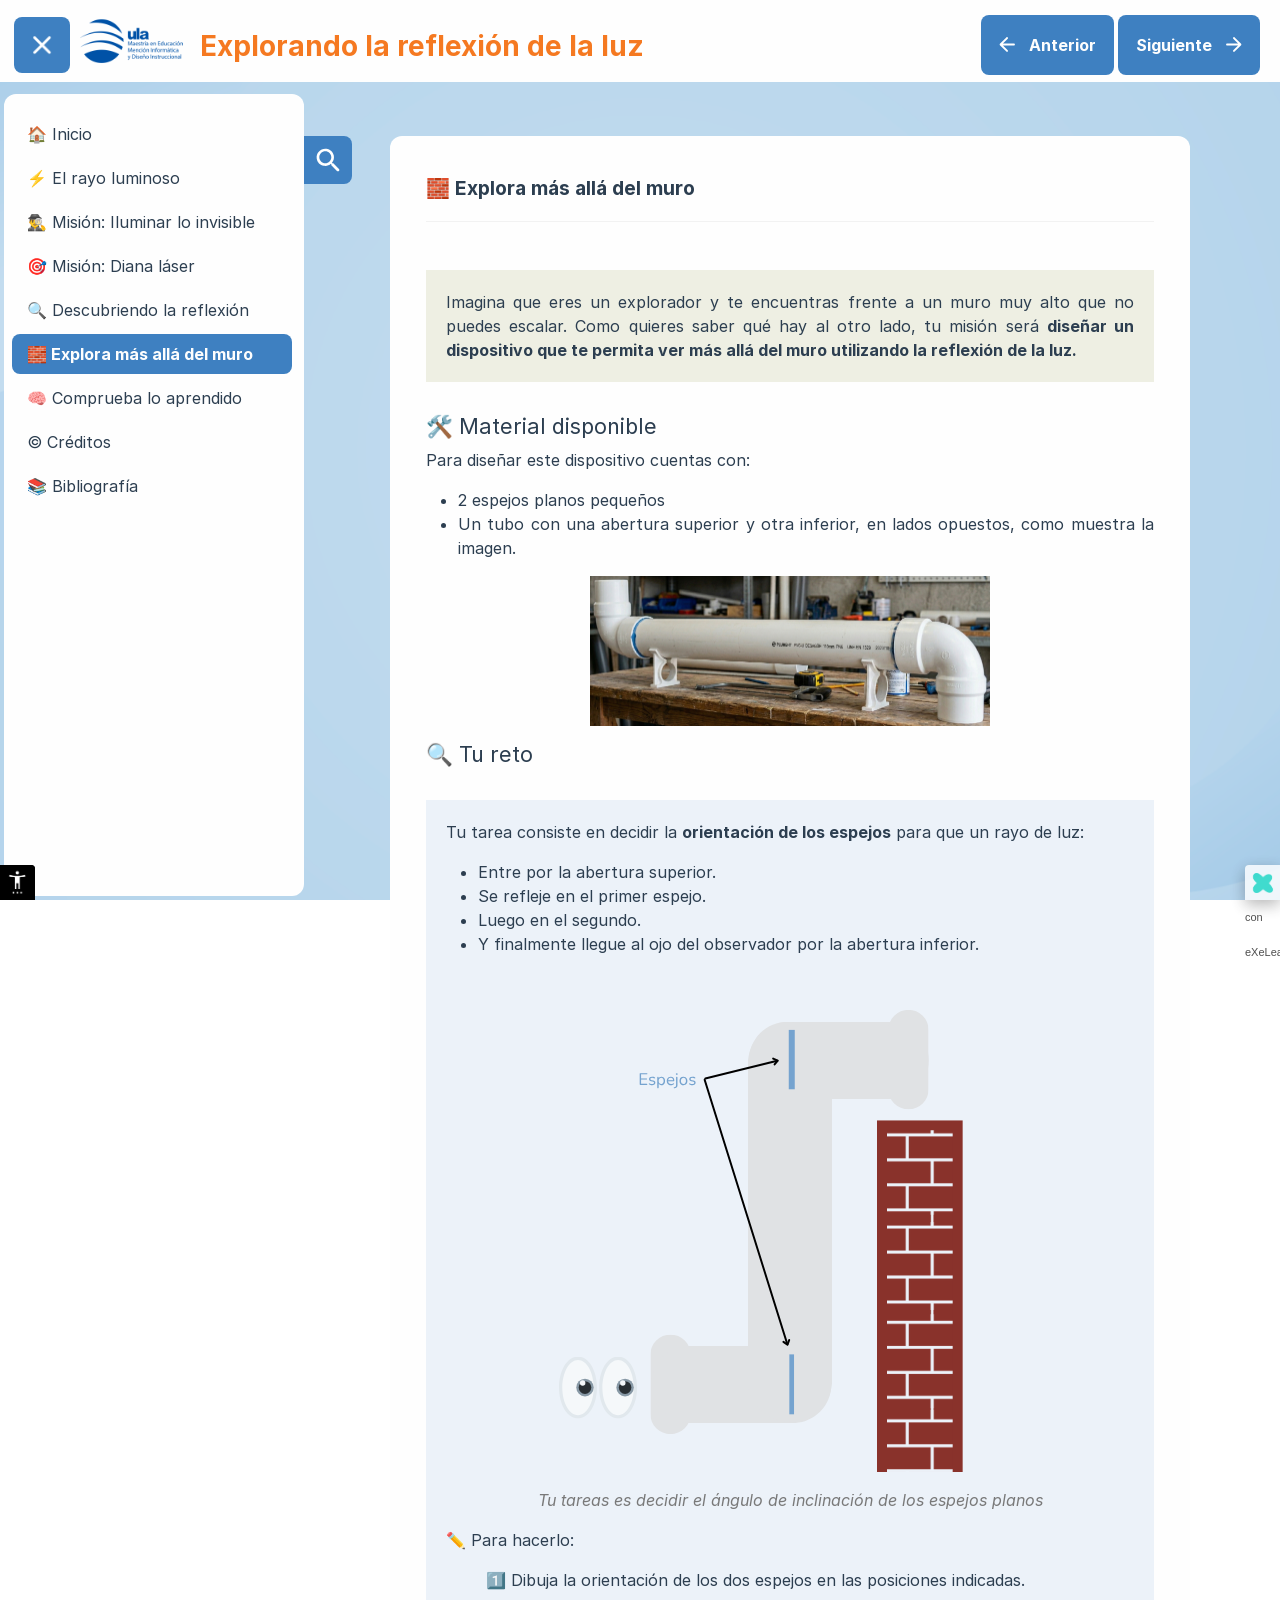
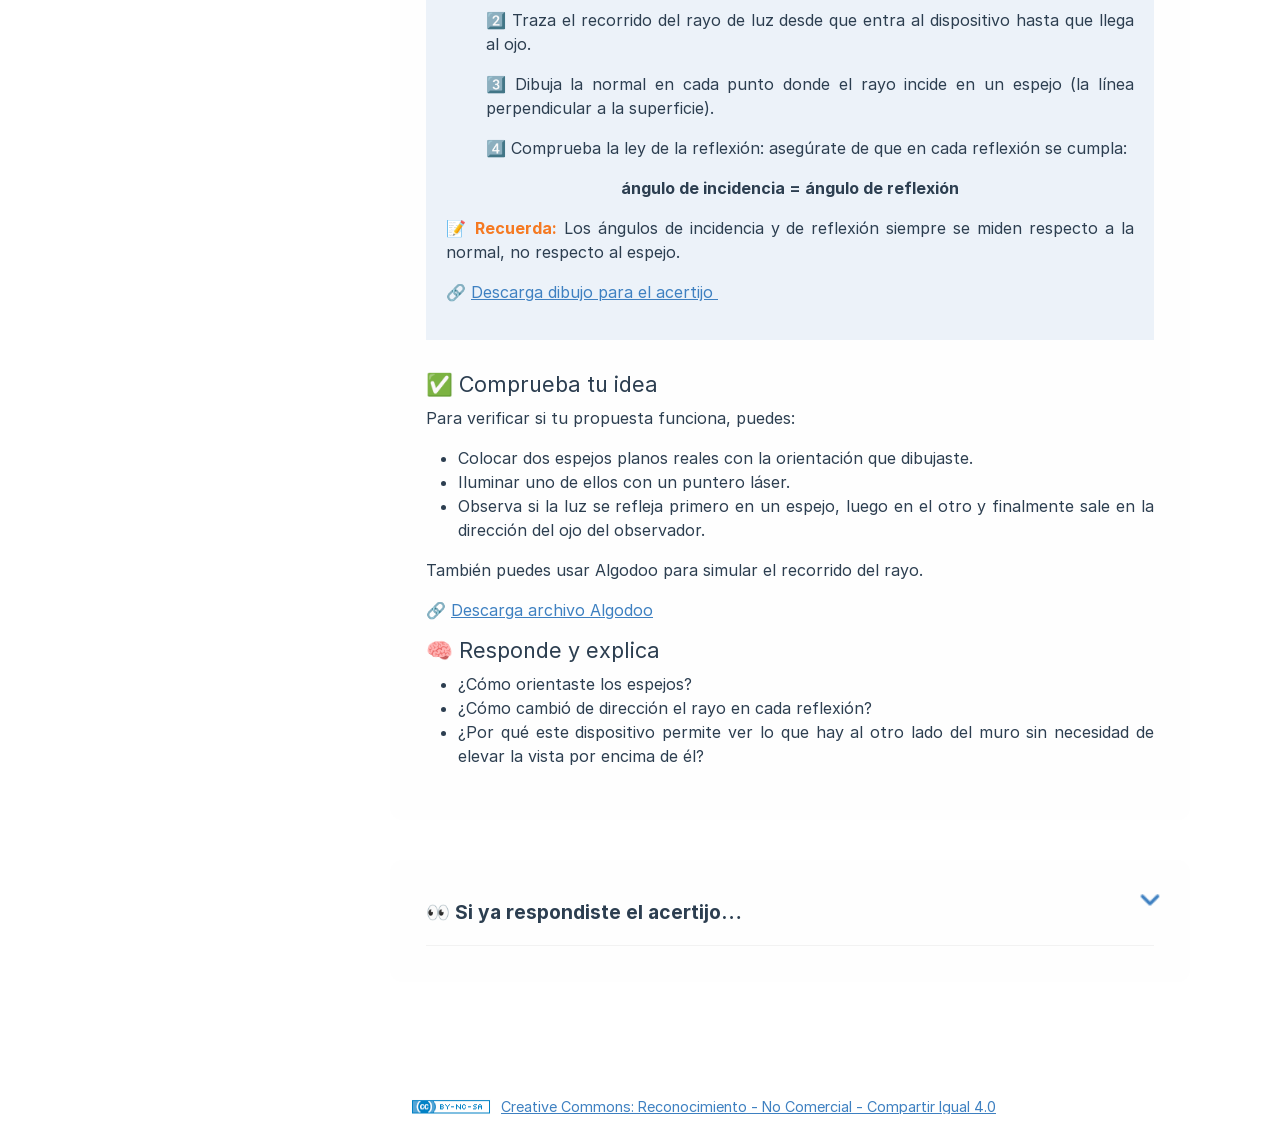
<file: html/-explora-mas-alla-del-muro.html>
<!DOCTYPE html>
<html lang="es" id="exe-page-mrgg1dm3-s1f4hzti8">
<head>
<meta charset="utf-8">
<meta name="generator" content="eXeLearning v4.0.0">
<meta name="viewport" content="width=device-width, initial-scale=1">
<link rel="license" type="text/html" href="https://creativecommons.org/licenses/by-nc-sa/4.0/">
<title>🧱 Explora más allá del muro | Explorando la reflexión de la luz</title>
<link rel="icon" type="image/x-icon" href="../libs/favicon.ico">
<script>document.querySelector("html").classList.add("js");</script><script src="../libs/jquery/jquery.min.js"> </script><script src="../libs/common_i18n.js"> </script><script src="../libs/common.js"> </script><script src="../libs/exe_export.js"> </script><script src="../search_index.js"> </script><script src="../libs/bootstrap/bootstrap.bundle.min.js"> </script><link rel="stylesheet" href="../libs/bootstrap/bootstrap.min.css">
<script src="../idevices/text/text.js"></script><link rel="stylesheet" href="../idevices/text/text.css">
<script src="../libs/exe_atools/exe_atools.js"> </script><link rel="stylesheet" href="../libs/exe_atools/exe_atools.css">
<link rel="stylesheet" href="../content/css/base.css"><script src="../theme/style.js"> </script><link rel="stylesheet" href="../theme/style.css">
</head>
<body class="exe-export exe-web-site">
<script>document.body.className+=" js"</script>
<div class="exe-content exe-export pre-js siteNav-hidden"><a href="#page-mrgg1dm3-s1f4hzti8" id="skipNav">Skip to content</a> <nav id="siteNav">
<ul>
<li> <a href="../index.html" class="main-node no-ch">🏠 Inicio</a>
</li>
<li> <a href="../html/-el-rayo-luminoso.html" class="no-ch">⚡️ El rayo luminoso</a>
</li>
<li> <a href="../html/-mision-iluminar-lo-invisible.html" class="no-ch">🕵️‍♂️ Misión: Iluminar lo invisible</a>
</li>
<li> <a href="../html/-mision-diana-laser.html" class="no-ch">🎯 Misión: Diana láser</a>
</li>
<li> <a href="../html/-descubriendo-la-reflexion.html" class="no-ch">🔍 Descubriendo la reflexión</a>
</li>
<li class="active"> <a href="../html/-explora-mas-alla-del-muro.html" class="active no-ch">🧱 Explora más allá del muro</a>
</li>
<li> <a href="../html/-comprueba-lo-aprendido.html" class="no-ch">🧠 Comprueba lo aprendido</a>
</li>
<li> <a href="../html/-creditos.html" class="no-ch">© Créditos</a>
</li>
<li> <a href="../html/-bibliografia.html" class="no-ch">📚 Bibliografía</a>
</li>
</ul>
</nav><main id="page-mrgg1dm3-s1f4hzti8" class="page"> <div id="exe-client-search" data-block-order-string="Caja %e" data-no-results-string="Sin resultados.">
</div>
<header class="main-header">
<div class="package-header"><p class="package-title">Explorando la reflexión de la luz</p></div>
<div class="page-header"><h1 class="page-title sr-av">🧱 Explora más allá del muro</h1></div>
</header><div id="page-content-page-mrgg1dm3-s1f4hzti8" class="page-content">
<article id="20260424004712CTEATK" class="box">
<header class="box-head no-icon">
<h1 class="box-title">🧱 Explora más allá del muro</h1>
</header>
<div class="box-content">
<div id="idevice-1774307497856-6hm2d3n5a" class="idevice_node text" data-idevice-path="../idevices/text/" data-idevice-type="text" data-idevice-component-type="json" data-idevice-json-data="{&quot;ideviceId&quot;:&quot;idevice-1774307497856-6hm2d3n5a&quot;}">
<div class="exe-text-template">
    <table border="0" cellpadding="20px" style="width: 100%; background-color: #eeefe3; margin: 20px 0 30px 0;">
<tbody>
<tr>
<td style="width: 99.9107%; text-align: justify;">Imagina que eres un explorador y te encuentras frente a un muro muy alto que no puedes escalar. Como quieres saber qué hay al otro lado, tu misión será <strong>diseñar un dispositivo que te permita ver más allá del muro utilizando la reflexión de la luz.</strong> </td>
</tr>
</tbody>
</table>
<h3>🛠️ Material disponible</h3>
<p style="text-align: justify;">Para diseñar este dispositivo cuentas con:</p>
<ul>
<li style="text-align: justify;">2 espejos planos pequeños</li>
<li style="text-align: justify;">Un tubo con una abertura superior y otra inferior, en lados opuestos, como muestra la imagen.<br /></li>
</ul>
<p><img src="../content/resources/idevice-1774307497856-6hm2d3n5a/P5_Tubo_material.jpg" width="400" height="151" alt="Tubo que se usa en el acertijo" style="display: block; margin-left: auto; margin-right: auto;" /></p>
<h3>🔍 Tu reto</h3>
<table border="0" cellpadding="20px" style="width: 100%; background-color: #ecf2f9; margin: 20px 0 30px 0; height: 477.625px;">
<tbody>
<tr style="height: 477.625px;">
<td style="width: 99.9107%; height: 477.625px;">
<p>Tu tarea consiste en decidir la <strong>orientación de los espejos</strong> para que un rayo de luz:</p>
<ul>
<li>Entre por la abertura superior.<br /></li>
<li>Se refleje en el primer espejo.<br /></li>
<li>Luego en el segundo.<br /></li>
<li>Y finalmente llegue al ojo del observador por la abertura inferior.<br /></li>
</ul>
<p><img src="../content/resources/idevice-1774307497856-6hm2d3n5a/P5_Tu_Reto.png" width="500" height="500" alt="Montaje del acertijo" style="display: block; margin-left: auto; margin-right: auto;" /></p>
<p style="text-align: center;"><span style="color: #797979;"><em>Tu tareas es decidir el ángulo de inclinación de los espejos planos</em></span></p>
<p>✏️ Para hacerlo:</p>
<p style="padding-left: 40px; text-align: justify;">1️⃣ Dibuja la orientación de los dos espejos en las posiciones indicadas.</p>
<p style="padding-left: 40px; text-align: justify;">2️⃣ Traza el recorrido del rayo de luz desde que entra al dispositivo hasta que llega al ojo.</p>
<p style="padding-left: 40px; text-align: justify;">3️⃣ Dibuja la normal en cada punto donde el rayo incide en un espejo (la línea perpendicular a la superficie).</p>
<p style="padding-left: 40px; text-align: justify;">4️⃣ Comprueba la ley de la reflexión: asegúrate de que en cada reflexión se cumpla:</p>
<p style="text-align: center;"><strong>ángulo de incidencia = ángulo de reflexión</strong></p>
<p style="text-align: justify;">📝 <span style="color: #f57921;"><strong>Recuerda:</strong></span> Los ángulos de incidencia y de reflexión siempre se miden respecto a la normal, no respecto al espejo.</p>
<p style="text-align: justify;">🔗 <a href="../content/resources/idevice-1774307497856-6hm2d3n5a/Dibujo_Acertijo.pdf" title="Dibujo_Acertijo.pdf" target="_blank" id="link_0" rel="noopener" size="10.42 KB">Descarga dibujo para el acertijo </a></p>
</td>
</tr>
</tbody>
</table>
<h3>✅ Comprueba tu idea</h3>
<p style="text-align: justify;">Para verificar si tu propuesta funciona, puedes:</p>
<ul style="text-align: justify;">
<li>Colocar dos espejos planos reales con la orientación que dibujaste.<br /></li>
<li>Iluminar uno de ellos con un puntero láser.<br /></li>
<li>Observa si la luz se refleja primero en un espejo, luego en el otro y finalmente sale en la dirección del ojo del observador.</li>
</ul>
<p style="text-align: justify;">También puedes usar Algodoo para simular el recorrido del rayo.</p>
<p style="text-align: justify;">🔗 <a href="../content/resources/idevice-1774307497856-6hm2d3n5a/Acertijo_Explora_ms_alla_muro.phz" title="Acertijo_Explora_más_alla_muro.phz" target="_blank" id="link_1" rel="noopener" size="99.84 KB">Descarga archivo Algodoo</a> </p>
<h3 style="text-align: justify;">🧠 Responde y explica</h3>
<ul>
<li style="text-align: justify;">¿Cómo orientaste los espejos?<br /></li>
<li style="text-align: justify;">¿Cómo cambió de dirección el rayo en cada reflexión?<br /></li>
<li style="text-align: justify;">¿Por qué este dispositivo permite ver lo que hay al otro lado del muro sin necesidad de elevar la vista por encima de él?</li>
</ul>
</div>
</div>
</div>
</article><article id="20260424004712OAZOSQ" class="box minimized">
<header class="box-head no-icon">
<h1 class="box-title">👀 Si ya respondiste el acertijo…</h1>
<button class="box-toggle box-toggle-off" title="Toggle content">
<span>Toggle content</span>
</button></header>
<div class="box-content">
<div id="idevice-1774309544544-61difvvwa" class="idevice_node text" data-idevice-path="../idevices/text/" data-idevice-type="text" data-idevice-component-type="json" data-idevice-json-data="{&quot;ideviceId&quot;:&quot;idevice-1774309544544-61difvvwa&quot;}">
<div class="exe-text-template">
    <h3>💡¿Qué debería ocurrir?</h3>
<p style="text-align: justify;">Una orientación posible, y muy eficiente, es colocar cada espejo aproximadamente a <strong>45°</strong> respecto a la dirección del tubo. De este modo, la luz entra por la abertura superior, se refleja en el primer espejo y cambia de dirección hacia el segundo; luego, vuelve a reflejarse y llega finalmente al ojo del observador.</p>
<p><img src="../content/resources/idevice-1774309544544-61difvvwa/P5_Montaje_final.png" width="500" height="500" alt="Montaje final del acertijo" style="display: block; margin-left: auto; margin-right: auto;" /></p>
<p style="text-align: justify;">El rayo sigue una trayectoria en forma de “Z”, lo que permite ver lo que hay al otro lado del muro.</p>
<h4 style="text-align: justify;">🌍 En la vida real</h4>
<p style="text-align: justify;">El dispositivo que acabas de diseñar recibe un nombre especial: <strong>periscopio</strong>.</p>
<p><img src="../content/resources/idevice-1774309544544-61difvvwa/P5_Periscopio.jpg" width="400" height="267" alt="Periscopio de un submarino" style="display: block; margin-left: auto; margin-right: auto;" /><br /></p>
<p style="text-align: justify;">Aunque es conocido por su uso en submarinos y puestos de observación, este principio también se aplica en la medicina. Algunos instrumentos, como endoscopios y laringoscopios, utilizan sistemas de reflexión para permitir observar zonas del cuerpo que no están en línea directa de visión.</p>
<p><img src="../content/resources/idevice-1774309544544-61difvvwa/P5_Submarino.jpg" width="400" height="286" alt="Submarino" style="display: block; margin-left: auto; margin-right: auto;" /><br /></p>
<p style="text-align: justify;">Todo esto es posible porque la luz viaja en línea recta y cambia de dirección al reflejarse, siguiendo siempre la <strong>ley de la reflexión</strong>.</p>
<p><br /></p>
</div>
</div>
</div>
</article>
</div></main><div class="nav-buttons">
<a href="../html/-descubriendo-la-reflexion.html" title="Anterior" class="nav-button nav-button-left"><span>Anterior</span></a>
<a href="../html/-comprueba-lo-aprendido.html" title="Siguiente" class="nav-button nav-button-right"><span>Siguiente</span></a>
</div>
<footer id="siteFooter"><div id="siteFooterContent"> <div id="packageLicense" class="cc cc-by-nc-sa"> <p> <span class="license-label">Licencia: </span><a href="https://creativecommons.org/licenses/by-nc-sa/4.0/" class="license">Creative Commons: Reconocimiento - no comercial - compartir igual 4.0</a></p>
</div>
</div></footer>
</div>
<p id="made-with-eXe"> <a href="https://exelearning.net/" target="_blank" rel="noopener"> <span>Creado con eXeLearning <span>(nueva ventana)</span></span></a></p>
</body>
</html>
</file>
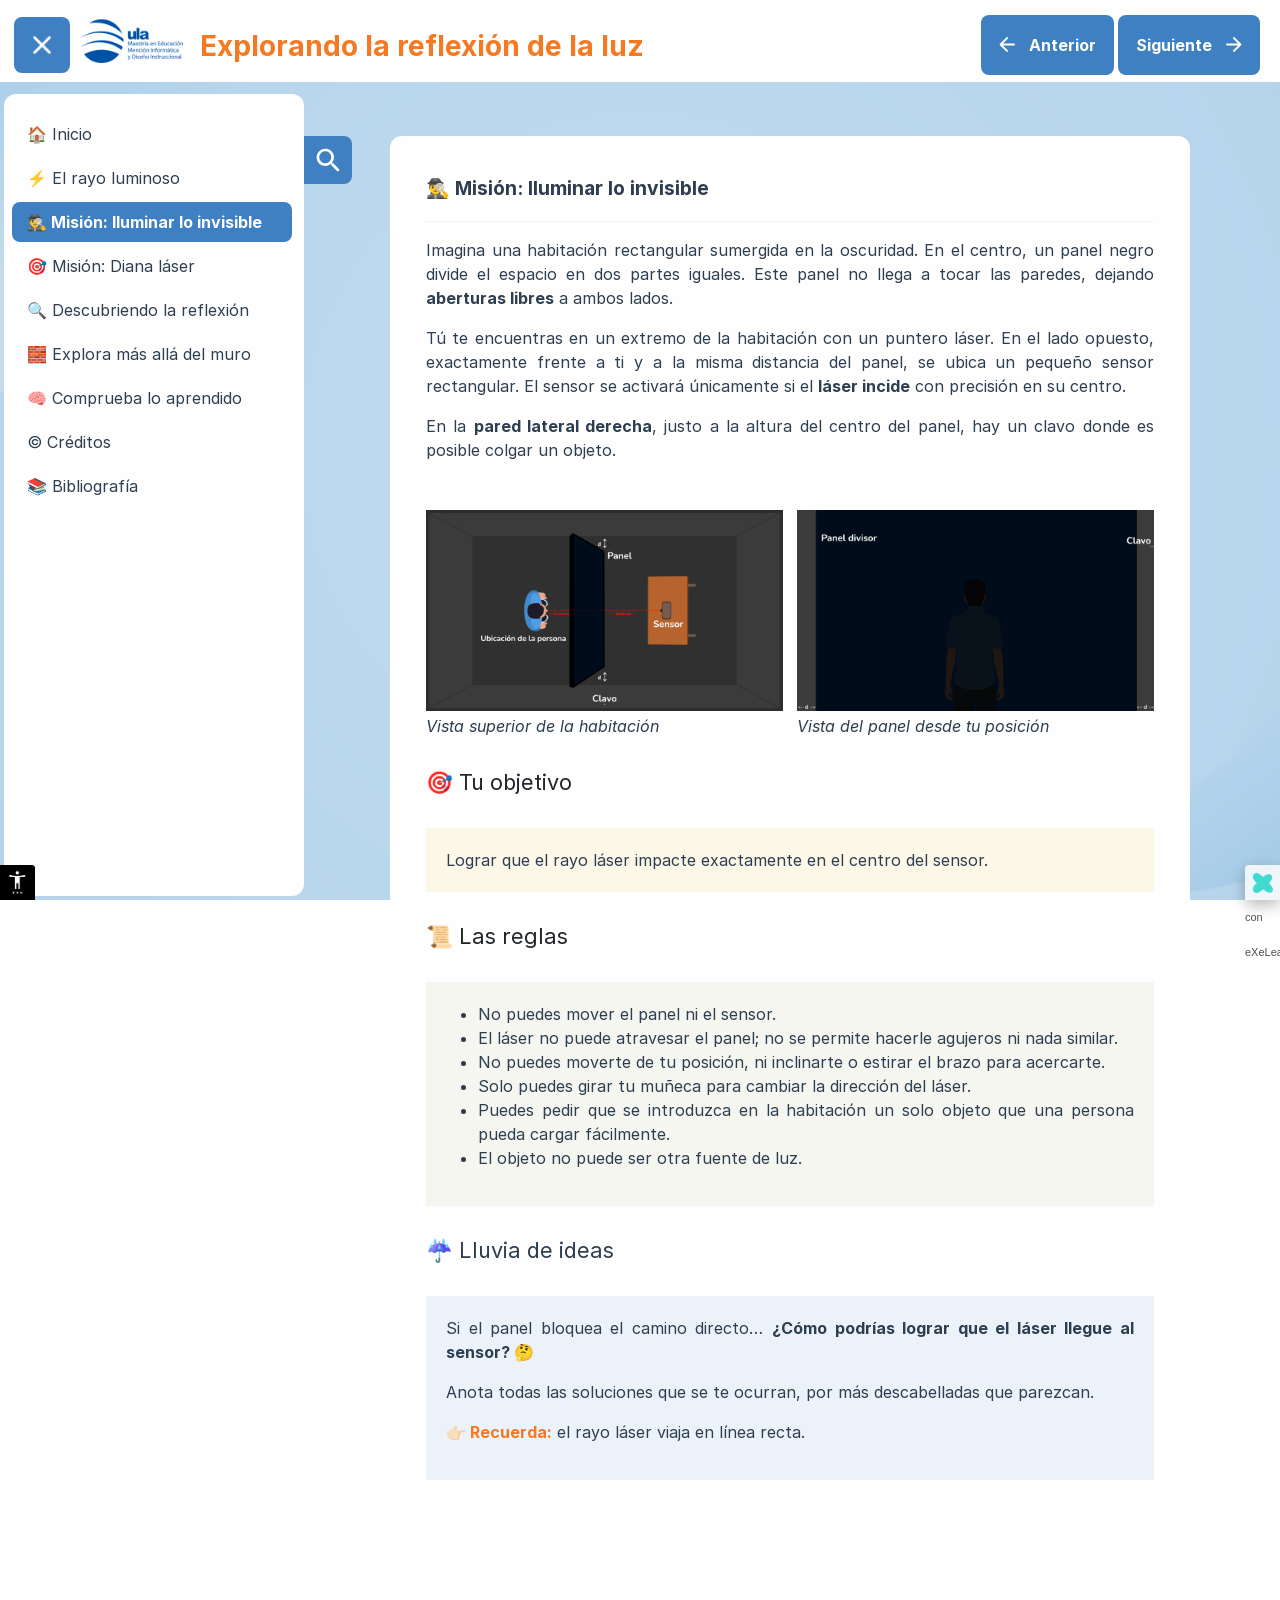
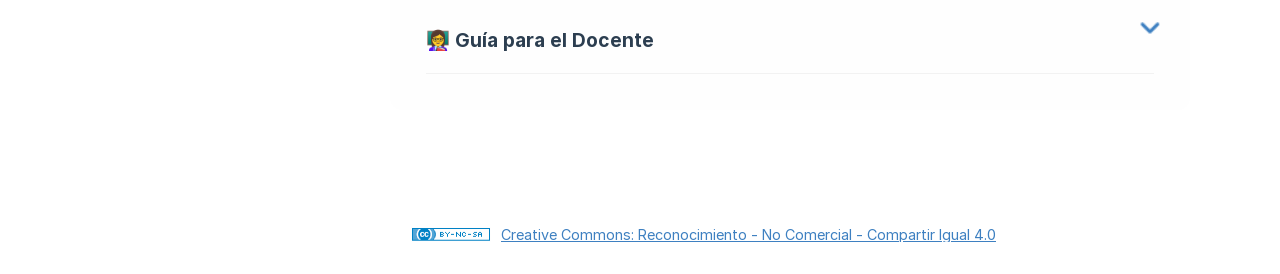
<file: html/-mision-iluminar-lo-invisible.html>
<!DOCTYPE html>
<html lang="es" id="exe-page-mrgg1dll-syfesumfw">
<head>
<meta charset="utf-8">
<meta name="generator" content="eXeLearning v4.0.0">
<meta name="viewport" content="width=device-width, initial-scale=1">
<link rel="license" type="text/html" href="https://creativecommons.org/licenses/by-nc-sa/4.0/">
<title>🕵️‍♂️ Misión: Iluminar lo invisible | Explorando la reflexión de la luz</title>
<link rel="icon" type="image/x-icon" href="../libs/favicon.ico">
<script>document.querySelector("html").classList.add("js");</script><script src="../libs/jquery/jquery.min.js"> </script><script src="../libs/common_i18n.js"> </script><script src="../libs/common.js"> </script><script src="../libs/exe_export.js"> </script><script src="../search_index.js"> </script><script src="../libs/bootstrap/bootstrap.bundle.min.js"> </script><link rel="stylesheet" href="../libs/bootstrap/bootstrap.min.css">
<script src="../idevices/text/text.js"></script><link rel="stylesheet" href="../idevices/text/text.css">
<script src="../libs/exe_effects/exe_effects.js"> </script>
<link rel="stylesheet" href="../libs/exe_effects/exe_effects.css">
<script src="../libs/exe_atools/exe_atools.js"> </script><link rel="stylesheet" href="../libs/exe_atools/exe_atools.css">
<link rel="stylesheet" href="../content/css/base.css"><script src="../theme/style.js"> </script><link rel="stylesheet" href="../theme/style.css">
</head>
<body class="exe-export exe-web-site">
<script>document.body.className+=" js"</script>
<div class="exe-content exe-export pre-js siteNav-hidden"><a href="#page-mrgg1dll-syfesumfw" id="skipNav">Skip to content</a> <nav id="siteNav">
<ul>
<li> <a href="../index.html" class="main-node no-ch">🏠 Inicio</a>
</li>
<li> <a href="../html/-el-rayo-luminoso.html" class="no-ch">⚡️ El rayo luminoso</a>
</li>
<li class="active"> <a href="../html/-mision-iluminar-lo-invisible.html" class="active no-ch">🕵️‍♂️ Misión: Iluminar lo invisible</a>
</li>
<li> <a href="../html/-mision-diana-laser.html" class="no-ch">🎯 Misión: Diana láser</a>
</li>
<li> <a href="../html/-descubriendo-la-reflexion.html" class="no-ch">🔍 Descubriendo la reflexión</a>
</li>
<li> <a href="../html/-explora-mas-alla-del-muro.html" class="no-ch">🧱 Explora más allá del muro</a>
</li>
<li> <a href="../html/-comprueba-lo-aprendido.html" class="no-ch">🧠 Comprueba lo aprendido</a>
</li>
<li> <a href="../html/-creditos.html" class="no-ch">© Créditos</a>
</li>
<li> <a href="../html/-bibliografia.html" class="no-ch">📚 Bibliografía</a>
</li>
</ul>
</nav><main id="page-mrgg1dll-syfesumfw" class="page"> <div id="exe-client-search" data-block-order-string="Caja %e" data-no-results-string="Sin resultados.">
</div>
<header class="main-header">
<div class="package-header"><p class="package-title">Explorando la reflexión de la luz</p></div>
<div class="page-header"><h1 class="page-title sr-av">🕵️‍♂️ Misión: Iluminar lo invisible</h1></div>
</header><div id="page-content-page-mrgg1dll-syfesumfw" class="page-content">
<article id="20260424004712ZNRBQK" class="box">
<header class="box-head no-icon">
<h1 class="box-title">🕵️‍♂️ Misión: Iluminar lo invisible</h1>
</header>
<div class="box-content">
<div id="20251213173831524HS9" class="idevice_node text" data-idevice-path="../idevices/text/" data-idevice-type="text" data-idevice-component-type="json" data-idevice-json-data="{&quot;ideviceId&quot;:&quot;20251213173831524HS9&quot;}">
<div class="exe-text-template">
    <p style="text-align: justify;"><span>Imagina una habitación rectangular sumergida en la oscuridad. En el centro, un panel negro divide el espacio en dos partes iguales. Este panel no llega a tocar las paredes, dejando <strong>aberturas libres</strong> a ambos lados.</span></p>
<p style="text-align: justify;"><span>Tú te encuentras en un extremo de la habitación con un puntero láser. En el lado opuesto, exactamente frente a ti y a la misma distancia del panel, se ubica un pequeño sensor rectangular. El sensor se activará únicamente si el <strong>láser incide</strong> con precisión en su centro.</span></p>
<p style="text-align: justify;"><span>En la <strong>pared lateral derecha</strong>, justo a la altura del centro del panel, hay un clavo donde es posible colgar un objeto.</span></p>
<div class="exe-layout-2-cols exe-layout-2-50-50 exe-clear">
<div class="exe-col exe-col-1">
<figure class="exe-figure position-right" style="width: 1920px;"><img src="../content/resources/20251213173831524HS9/P2_Esquema_escenario_top.jpg" alt="Vista superior de la habitación" width="1920" height="1080" />
<figcaption class="figcaption"><span class="title"><em>Vista superior de la habitación</em></span></figcaption>
</figure>
</div>
<div class="exe-col exe-col-2">
<figure class="exe-figure" style="width: 1920px;"><img src="../content/resources/20251213173831524HS9/P2_Esquema_escenario_frente.jpg" alt="Vista del panel desde la posición del usuario" width="1920" height="1080" />
<figcaption class="figcaption"><span class="title"><em>Vista del panel desde tu posición</em></span></figcaption>
</figure>
</div>
</div>
<h3 style="color: #212529;">🎯 Tu objetivo</h3>
<table border="0" cellpadding="20px" style="width: 100%; height: 33px; background-color: #fdf7e7; margin: 20px 0 30px 0;">
<tbody>
<tr style="height: 33px;">
<td style="width: 99.8851%; text-align: justify; height: 33px;">Lograr que el rayo láser impacte exactamente en el centro del sensor.</td>
</tr>
</tbody>
</table>
<h3 style="color: #212529;">📜 Las reglas</h3>
<table border="0" cellpadding="20px" style="width: 100%; background-color: #f5f6ef; margin: 20px 0 30px 0;">
<tbody>
<tr>
<td style="width: 99.8851%;">
<ul>
<li style="text-align: justify;">No puedes mover el panel ni el sensor.</li>
<li style="text-align: justify;">El láser no puede atravesar el panel; no se permite hacerle agujeros ni nada similar.<br /></li>
<li style="text-align: justify;">No puedes moverte de tu posición, ni inclinarte o estirar el brazo para acercarte.<br /></li>
<li style="text-align: justify;">Solo puedes girar tu muñeca para cambiar la dirección del láser.<br /></li>
<li style="text-align: justify;">Puedes pedir que se introduzca en la habitación un solo objeto que una persona pueda cargar fácilmente.<br /></li>
<li style="text-align: justify;">El objeto no puede ser otra fuente de luz.</li>
</ul>
</td>
</tr>
</tbody>
</table>
<h3>☔️ Lluvia de ideas</h3>
<table cellpadding="20px" style="width: 100%; background-color: #ecf2f9; margin: 20px 0 0 0;">
<tbody>
<tr>
<td style="width: 99.912%;">
<p style="text-align: justify;">Si el panel bloquea el camino directo… <strong>¿Cómo podrías lograr que el láser llegue al sensor?<span style="color: #f57921;"> 🤔</span></strong></p>
<p style="text-align: justify;">Anota todas las soluciones que se te ocurran, por más descabelladas que parezcan. </p>
<p><span><strong>👉🏻 <span style="color: #f57921;">Recuerda:</span></strong></span><span style="color: #f57921;"> </span>el rayo láser viaja en línea recta.</p>
</td>
</tr>
</tbody>
</table>
</div>
</div>
</div>
</article><article id="20260424004712CWUKLF" class="box minimized">
<header class="box-head no-icon">
<h1 class="box-title">👩‍🏫 Guía para el Docente</h1>
<button class="box-toggle box-toggle-off" title="Toggle content">
<span>Toggle content</span>
</button></header>
<div class="box-content">
<div id="20260224160404069M93" class="idevice_node text" data-idevice-path="../idevices/text/" data-idevice-type="text" data-idevice-component-type="json" data-idevice-json-data="{&quot;ideviceId&quot;:&quot;20260224160404069M93&quot;}">
<div class="exe-text-template">
    <h3>🎯 Propósito pedagógico</h3>
<p style="text-align: justify;">Este acertijo está diseñado para plantear un desafío que, de entrada, puede parecer imposible. Esa sensación de dificultad es deliberada; lo que se busca es activar el debate y el análisis colectivo de los estudiantes durante la lluvia de ideas.</p>
<table border="0" cellpadding="20 px" style="width: 100%; background-color: #fdf7e7; margin: 20px 0 20px 0;">
<tbody>
<tr>
<td style="width: 99.9066%; text-align: justify;">La meta no es impartir una lección teórica de física, sino lograr que el grupo descubra que puede resolver el problema mediante la incorporación estratégica de un objeto en la habitación. Se espera que los estudiantes lleguen a la conclusión de que colgar un espejo, o una superficie reflectante similar, del clavo de la pared constituye una solución viable para que el láser alcance el sensor respetando todas las reglas.</td>
</tr>
</tbody>
</table>
<p style="text-align: justify;"><span style="color: #f57921;"><span style="color: #fc5f65;"><span style="color: #f57921;">⚠️ <strong>Importante:</strong></span></span> </span>Aquí no se introducen todavía términos como reflexión. El foco es netamente práctico; la formalización conceptual se abordará en la siguiente actividad.</p>
<h3>🧭Tu rol durante la actividad</h3>
<table border="0" cellpadding="20 px" style="width: 100.036%; background-color: #f5f6ef; margin: 20px 0px 30px;">
<tbody>
<tr>
<td style="width: 100.036%;"><img src="../content/resources/20260224160404069M93/P2_Foti_rol_docente.jpg" width="150" height="136" alt="Foti el fotón señalando una pizarra blanca" class="position-left" style="font-size: 19.2px; text-align: left; float: right;" />
<p><span></span><br /></p>
<p style="text-align: justify;"><span>Tu función es actuar como <strong>mediador del análisis</strong>, brindando el <strong>andamiaje</strong> necesario sin anticipar la</span> solución.<span><br /></span></p>
</td>
</tr>
</tbody>
</table>
<h3 style="text-align: justify;">⚙️ Desarrollo de la actividad </h3>
<div class="exe-fx exe-tabs">
<h2>1️⃣ Planteamiento del reto</h2>
<p style="text-align: justify;">Presenta la pregunta central con claridad: ¿Es posible lograr que el punto láser llegue al sensor respetando todas las reglas? ¿De qué manera lo harían?</p>
<p style="text-align: justify;"><span style="text-align: justify;">👉🏻 Recuerda dejar claras todas las reglas antes de iniciar la discusión.</span></p>
<h2>2️⃣ Lluvia de ideas</h2>
<p style="text-align: justify;"><span>Invita a los estudiantes a proponer todas las soluciones que imaginen. Trata cada idea como una hipótesis que el grupo debe analizar. Durante este proceso, mantén estas pautas:</span></p>
<p style="padding-left: 40px;"><span><span style="color: #3e80c1;"><strong>1. Fomenta la argumentación:</strong> </span>No aceptes un "sí" o un "no"; pide que fundamenten cada propuesta con un <em>¿por qué?</em></span></p>
<p style="padding-left: 40px;"><span><span style="color: #3e80c1;"><strong>2. Promueve la autonomía: </strong></span>Si te preguntan si algo funcionará, devuelve la duda al grupo en lugar de validarla o descartarla tú mismo.</span><br /></p>
<p style="padding-left: 40px;"><span><span style="color: #3e80c1;"><strong>3. Verifica condiciones:</strong></span> Si proponen algo inusual, revisen juntos: <em>¿Se cumplen las reglas? ¿Qué ocurriría cuando el láser toque ese objeto?</em></span><br /></p>
<p style="padding-left: 40px;"><span><span style="color: #3e80c1;"><strong>4. Usa referencias sutiles: </strong></span>Si el grupo se estanca, puedes darles una pista relacionada con experiencias cotidianas: <em>¿Se acuerdan de cuando el Sol </em><em>refleja en un reloj o en un metal pulido? ¿Nos servirá eso aquí?</em></span></p>
<h2><span>3️⃣ Cierre de la lluvia de ideas</span></h2>
<p style="text-align: justify;">La actividad concluye cuando los estudiantes llegan a la conclusión de que un espejo (o algo similar) colocado en el clavo es una solución viable.</p>
<p style="text-align: justify;"><span><strong>⚠️ <span style="color: #f57921;">Importante:</span></strong><span style="color: #f57921;"> </span></span>No hace falta dar explicaciones teóricas todavía; el éxito es haberlo resuelto colectivamente usando la lógica.</p>
</div>
<h4 style="text-align: justify;">🔬 Transición al experimento </h4>
<p style="text-align: justify;"><span>Una vez acordada la hipótesis, motiva al grupo al siguiente paso: <em>¿Ponemos a prueba nuestra posible solución para ver si funciona en la realidad?</em></span></p>
</div>
</div>
</div>
</article>
</div></main><div class="nav-buttons">
<a href="../html/-el-rayo-luminoso.html" title="Anterior" class="nav-button nav-button-left"><span>Anterior</span></a>
<a href="../html/-mision-diana-laser.html" title="Siguiente" class="nav-button nav-button-right"><span>Siguiente</span></a>
</div>
<footer id="siteFooter"><div id="siteFooterContent"> <div id="packageLicense" class="cc cc-by-nc-sa"> <p> <span class="license-label">Licencia: </span><a href="https://creativecommons.org/licenses/by-nc-sa/4.0/" class="license">Creative Commons: Reconocimiento - no comercial - compartir igual 4.0</a></p>
</div>
</div></footer>
</div>
<p id="made-with-eXe"> <a href="https://exelearning.net/" target="_blank" rel="noopener"> <span>Creado con eXeLearning <span>(nueva ventana)</span></span></a></p>
</body>
</html>
</file>
<file: idevices/text/text.css>
/* Text iDevice (export CSS) */
.exe-text-activity > div {
    display: flow-root;
}

.exe-text-activity div.inline {
    display: flex;
}

.exe-text-activity div.inline dt {
    margin: 0 0 0 auto;
}

.exe-text-activity div.inline dd {
    margin-left: 10px;
}

.idevice_node.text .iDevice_buttons.feedback-button {
    margin-bottom: 1em;
}
</file>
<file: libs/exe_effects/exe_effects.css>
/* Accordion */
.exe-accordion,.exe-accordion *{-webkit-box-sizing:border-box;-moz-box-sizing:border-box;box-sizing:border-box}
.exe-accordion{width:90%;margin:2em 0 2em 5%}
.js .exe-accordion{overflow:hidden;box-shadow:0px 1px 3px rgba(0,0,0,0.25);border-radius:3px;background:#fff;width:96%;margin-left:2%}
.exe-content .fx-accordion-title,
.exe-content .exe-accordion h2{width:100%;padding:15px;display:inline-block;background:#333;transition:all linear 0.15s;color:#fff}
.fx-accordion-title{border-top:1px solid #fff}
.fx-accordion-title-0{border:none}
.exe-content .exe-accordion h2{border-radius:3px;margin:0;font-size:1em}
.js .exe-accordion h2{padding:0;border:0;display:block;background:none;border-radius:3px}
html .js .fx-accordion-title{text-decoration:none}
.exe-content .fx-accordion-title.active,.exe-content .fx-accordion-title:hover,.exe-content .fx-accordion-title:focus{/*background:#4c4c4c;*/filter:alpha(opacity=90);opacity:.9;text-decoration:none}
.fx-accordion-section:last-child .fx-accordion-title{border-bottom:none}
.fx-accordion-content{padding:0 15px;display:none; margin-top: 10px;}
/* Tabs */
.exe-tabs{margin:2em auto;width:90%}
.js .exe-tabs{width:96%}
.exe-tabs .fx-tabs{margin:0;padding:0;list-style:none;overflow:auto}
.exe-tabs h2{margin-top:2em}
.js .exe-tabs h2{margin-top:.5em}
* html .exe-tabs .fx-tabs{width:100%} /* IE6 */
.exe-tabs .fx-tabs li{display:inline}
.exe-tabs .fx-tabs a{display:block;padding:10px 15px;outline:none;float:left;text-decoration:none}
.exe-tabs .fx-tabs a:hover,.exe-tabs .fx-tabs a:focus{text-decoration:underline}
.fx-tabs .fx-current a{background:#efefef;border-top-left-radius:5px;border-top-right-radius:5px}
.exe-tabs .fx-tab-content{display:none;background:#efefef;padding:15px;border-radius:5px}
.exe-tabs .fx-default-panel{border-top-left-radius:0}
.exe-tabs .fx-tab-content.fx-current{display:block}
/* Pagination */
.exe-paginated{margin:2em auto;width:90%}
.js .exe-paginated{width:96%}
.exe-paginated .fx-pagination{margin:0 0 11px 0;padding:0;list-style:none;text-align:center}
.exe-paginated h2{margin-top:2em}
.js .exe-paginated h2{margin-top:1em}
.fx-pagination li{display:inline;padding:0;margin:0 3px}
.fx-pagination .fx-prev{margin-right:6px}
.fx-pagination a{outline:none;display:inline-block;padding:3px 11px;cursor:pointer;border-radius:5px;background:#efefef;text-decoration:none}
.fx-pagination a:hover,.fx-pagination a:focus{color:inherit;text-decoration:underline}
.fx-prev-next a{font-family:Arial,Verdana,Helvetica,sans-serif}
.fx-pagination .fx-disabled{filter:alpha(opacity=30);opacity:.3}
.fx-pagination .fx-disabled,.fx-pagination .fx-disabled a,.fx-pagination .fx-disabled a:hover{cursor:text;text-decoration:none}
.fx-pagination .fx-current a{background:#333;color:#fff}
.fx-page-content{display:none;background:#efefef;padding:1px 15px .5em 15px;border-radius:5px}
.fx-page-content.fx-current{display:block}
/* Carousel */
.exe-carousel{margin:2em auto;width:90%;position:relative}
.js .exe-carousel{width:96%}
.fx-carousel-pagination{margin:11px 0 0 0;padding:0;list-style:none;text-align:center;overflow:auto}
.exe-content .exe-carousel h2{margin-top:2em}
.js .exe-carousel h2{margin-top:1em}
.fx-carousel-pagination li{display:inline;padding:0;margin:0 3px}
.fx-carousel-pagination a{outline:none;display:inline-block;padding:3px 11px;border-radius:5px;background:#efefef;text-decoration:none}
.fx-carousel-pagination a:hover,.fx-carousel-pagination a:focus{text-decoration:underline}
.fx-carousel-pagination .fx-disabled{filter:alpha(opacity=30);opacity:.3}
.fx-carousel-pagination .fx-disabled,.fx-carousel-pagination .fx-disabled a,.fx-carousel-pagination .fx-disabled a:hover{cursor:text;text-decoration:none}
.fx-carousel-pagination .fx-current a{background:#333;color:#fff}
.fx-pagination .fx-current a:hover,
.fx-pagination .fx-current a:focus {color:#fff}
.fx-carousel-content{display:none;background:#efefef;padding:1px 15px .5em 15px;border-radius:5px;margin:0 65px}
.fx-carousel-content.fx-current{display:block}
.fx-carousel-pagination li{font-size:.85em}
.fx-carousel-pagination .fx-carousel-prev-next{position:absolute;top:15px;left:0;*left:-10px} /* IE6, IE7 */
.fx-carousel-pagination .fx-carousel-prev-next a{width:50px;height:50px;padding:0;line-height:50px;font-size:25px;font-family:Arial,Verdana,Helvetica,sans-serif;border-radius:25px;text-align:left;text-indent:10px}
.fx-carousel-pagination .fx-carousel-prev-next a:hover{text-decoration:none;color:inherit}
.fx-carousel-pagination .fx-carousel-prev-next a:focus{text-decoration:none}
.fx-carousel-pagination .fx-carousel-next{left:auto;right:0}
.fx-carousel-pagination .fx-carousel-next a{text-indent:14px}
@media all and (max-width: 700px){
	.exe-carousel{margin-top:85px}
	.fx-carousel-content{margin:65px 0 0}
	.fx-carousel-pagination .fx-carousel-prev-next{top:-65px}
}
/* Timeline */
div.fx-timeline-container{border-left:2px solid #333;margin:20px auto;width:95%}
div.fx-timeline-toggler{float:right;margin-right:0;white-space:nowrap}
.fx-timeline-container a.fx-timeline-expand{color:#fff;cursor:pointer;background:#333;border-radius:4px;font-size:.95em;padding:3px 5px;display:block}
.fx-timeline-container a.fx-timeline-expand:hover{filter:alpha(opacity=80);opacity:.8}
div.fx-timeline-major{clear:left;float:left;margin:0 0 12px;width:95%}
.exe-content .fx-timeline-major h2{cursor:pointer;font-size:1.2em;margin:0 0 10px;padding:4px 4px 4px 20px}
.exe-content .fx-timeline-major h2:before{content:"—";margin-left:-20px}
.exe-content .fx-timeline-major h2 a{background:#333;border-radius:4px;color:#fff;line-height:2.3em;padding:5px 10px;text-decoration:none}
div.fx-timeline-minor{clear:left;float:left;margin:0 12px 0 0;padding:4px 4px 4px 0;position:relative}
.fx-timeline-minor h3{clear:left;font-size:1.25em;list-style-type:none;line-height:1.2em;margin:5px 0 12px;padding:0 0 0 24px;white-space:nowrap}
.fx-timeline-major h3:before{content:"‒";margin:0 9px 0 -25px}
.fx-timeline-minor h3 a{color:#333;cursor:pointer;text-decoration:none}
.fx-timeline-major h2 a:hover,.fx-timeline-major h2 a:focus,.fx-timeline-minor h3 a:hover,.fx-timeline-minor h3 a:focus{text-decoration:underline}
.fx-timeline-minor h3 a.closed{font-size:1em}
.fx-timeline-event{padding-left:19px;width:100%}
.fx-timeline-event p{line-height:1.5em;margin:6px 0 10px}
.fx-timeline-container:after,.fx-timeline-event:after{content:".";display:block;clear:both;visibility:hidden;line-height:0;height:0}
.fx-timeline-container,.fx-timeline-event{display:inline-block}
html[xmlns] .fx-timeline-container,html[xmlns] .fx-timeline-event{display:block}
* html .fx-timeline-container,* html .fx-timeline-event{height:1%;overflow:visible}
.fx-static-timeline-container p{margin-left:6px}
.fx-ie-dash{float:left;line-height:3.2em;font-weight:bolder} /* IE<8 */

/* Print version */
@media print{
	.exe-tabs .fx-tabs,
	.exe-paginated .fx-pagination,
	.exe-carousel .fx-pagination{display:none}
	.exe-tabs .fx-tab-content,.exe-paginated .fx-page-content,.exe-carousel .fx-carousel-content{display:block!important;margin-bottom:1.5em}
	.exe-tabs .fx-tab-content h2.sr-av{position:relative;overflow:auto;clip:auto;height:auto}
	body .fx-accordion-title,.exe-accordion h2{background:#fff;color:inherit;font-size:1.4em}
	.fx-accordion-content{display:block}
}

/* ePub */
.exe-epub3 .exe-timeline{background:#fff;color:#333;margin:20px auto;padding:25px;border-radius:5px;border-top-left-radius:0;border-bottom-left-radius:0;border-left:2px solid #555}
.exe-epub3 .exe-timeline h2{background:#555;color:#FFF;padding:5px 20px;border-radius:5px;border-top-left-radius:0;border-bottom-left-radius:0;margin:5px 0 5px -25px;display:inline-block}
.exe-epub3 .exe-timeline h3:before{content:"‒ ";margin:0 5px 0 -25px}
</file>
<file: libs/exe_atools/exe_atools.css>
/* OpenDyslexic: A typeface for Dyslexia (https://opendyslexic.org/) */
/* OpenDyslexic uses the SIL-OFL license */
/* v0.91.12 */
@font-face {
	font-family:opendyslexic;
	font-style:normal;
	font-weight:400;
	src:local('OpenDyslexic'),url(exe_atools_od.woff) format('woff')
}
@font-face {
	font-family:opendyslexic;
	font-style:italic;
	font-weight:400;
	src:local('OpenDyslexic'),url(exe_atools_od_i.woff) format('woff')
}
@font-face {
	font-family:opendyslexic;
	font-style:normal;
	font-weight:700;
	src:local('OpenDyslexic'),url(exe_atools_od_b.woff) format('woff')
}
@font-face {
	font-family:opendyslexic;
	font-style:italic;
	font-weight:700;
	src:local('OpenDyslexic'),url(exe_atools_od_bi.woff) format('woff')
}
body.exe-atools-od .exe-content{font-family:opendyslexic, serif}

/* Atkinson Hyperlegible: Greater legibility and readability for low vision readers (https://brailleinstitute.org/freefont) */
/* Available under the SIL Open Font License */
/* v11 */
/* latin-ext */
@font-face {
  font-family: 'Atkinson Hyperlegible';
  font-style: normal;
  font-weight: 400;
  font-display: swap;
  src: url(exe_atools_ah_ext.woff2) format('woff2');
  unicode-range: U+0100-02AF, U+0304, U+0308, U+0329, U+1E00-1E9F, U+1EF2-1EFF, U+2020, U+20A0-20AB, U+20AD-20CF, U+2113, U+2C60-2C7F, U+A720-A7FF;
}
/* latin */
@font-face {
  font-family: 'Atkinson Hyperlegible';
  font-style: normal;
  font-weight: 400;
  font-display: swap;
  src: url(exe_atools_ah.woff2) format('woff2');
  unicode-range: U+0000-00FF, U+0131, U+0152-0153, U+02BB-02BC, U+02C6, U+02DA, U+02DC, U+0304, U+0308, U+0329, U+2000-206F, U+2074, U+20AC, U+2122, U+2191, U+2193, U+2212, U+2215, U+FEFF, U+FFFD;
}
body.exe-atools-ah .exe-content{font-family:'Atkinson Hyperlegible', sans-serif}

/* Montserrat: High readability (https://fonts.google.com/specimen/Montserrat) */
/* Available under the SIL Open Font License */
/* v26 */
/* cyrillic-ext */
@font-face {
  font-family: 'Montserrat';
  font-style: normal;
  font-weight: 400;
  font-display: swap;
  src: url(exe_atools_mo_cy_ext.woff2) format('woff2');
  unicode-range: U+0460-052F, U+1C80-1C88, U+20B4, U+2DE0-2DFF, U+A640-A69F, U+FE2E-FE2F;
}
/* cyrillic */
@font-face {
  font-family: 'Montserrat';
  font-style: normal;
  font-weight: 400;
  font-display: swap;
  src: url(exe_atools_mo_cy.woff2) format('woff2');
  unicode-range: U+0301, U+0400-045F, U+0490-0491, U+04B0-04B1, U+2116;
}
/* vietnamese */
@font-face {
  font-family: 'Montserrat';
  font-style: normal;
  font-weight: 400;
  font-display: swap;
  src: url(exe_atools_mo_vi.woff2) format('woff2');
  unicode-range: U+0102-0103, U+0110-0111, U+0128-0129, U+0168-0169, U+01A0-01A1, U+01AF-01B0, U+0300-0301, U+0303-0304, U+0308-0309, U+0323, U+0329, U+1EA0-1EF9, U+20AB;
}
/* latin-ext */
@font-face {
  font-family: 'Montserrat';
  font-style: normal;
  font-weight: 400;
  font-display: swap;
  src: url(exe_atools_mo_ext.woff2) format('woff2');
  unicode-range: U+0100-02AF, U+0304, U+0308, U+0329, U+1E00-1E9F, U+1EF2-1EFF, U+2020, U+20A0-20AB, U+20AD-20CF, U+2113, U+2C60-2C7F, U+A720-A7FF;
}
/* latin */
@font-face {
  font-family: 'Montserrat';
  font-style: normal;
  font-weight: 400;
  font-display: swap;
  src: url(exe_atools_mo.woff2) format('woff2');
  unicode-range: U+0000-00FF, U+0131, U+0152-0153, U+02BB-02BC, U+02C6, U+02DA, U+02DC, U+0304, U+0308, U+0329, U+2000-206F, U+2074, U+20AC, U+2122, U+2191, U+2193, U+2212, U+2215, U+FEFF, U+FFFD;
}
body.exe-atools-mo .exe-content{font-family:'Montserrat', sans-serif}

/* eXeAtools: eXeLearning Accessibility Toolbar */
#eXeAtools.loading{display:none}
#eXeAtoolsBtnSet{position:fixed;bottom:0;left:0;z-index:999999;background:#000;border-top-right-radius:4px;width:35px;height:35px}
#eXeAtoolsBtn{position:absolute;top:0;left:0;border-top-right-radius:4px}
#eXeAtoolsSet{display:none;font-size:12px;font-family:Arial, sans-serif;position:fixed;bottom:0;left:0;background:#000;border-top-right-radius:4px;z-index:999999;white-space:nowrap;height:35px}
.exe-atools-on #eXeAtoolsBtnSet{display:none}
.exe-atools-on #eXeAtoolsSet{display:block}

#eXeAtools .sr-av {
    position: absolute!important;
    clip: rect(1px 1px 1px 1px);
    clip: rect(1px, 1px, 1px, 1px);
}

#eXeAtools label{margin:0;padding:0}
#eXeAtools select{margin:0;padding:0;font-size:12px;font-family:Arial, sans-serif;background:#fff;color:#000;border:2px solid #fff; padding:2px 2px 1px 5px;margin:0 5px 0 10px;position:relative;top:6px;vertical-align:top}
#eXeAtools select:focus{border-color:yellow}
#eXeAtools button,
#eXeAtools span{margin:0;padding:0;background:url(exe_atools.png) no-repeat 0 0;width:35px;height:35px;display:inline-block;background-size:auto 35px;cursor:pointer;border:none}
#eXeAtools #eXeAtoolsCloseBtn{background-position:-35px 0;border-top-right-radius:4px}
#eXeAtools #eXeAtoolsLgTextBtn{background-position:-70px 0}
#eXeAtools #eXeAtoolsSmTextBtn{background-position:-105px 0}
#eXeAtools #eXeAtoolsReadBtn{background-position:-140px 0}
#eXeAtools #eXeAtoolsReadBtn.eXeAtoolsReading{background-position:-175px 0}
#eXeAtools #eXeAtoolsTranslateBtn{background-position:-210px 0}
#eXeAtools #eXeAtoolsSetDragHandler{background-position:-245px 0;cursor:move;opacity:.8;margin-right:-10px}
#eXeAtools #eXeAtoolsResetBtn{background-position:-280px 0}
#eXeAtools #eXeAtoolsModeToggler{background-position:-315px 0}
#eXeAtools #eXeAtoolsUppercaseBtn{background:none;background-color:#111;position:relative;display:inline-flex;align-items:center;justify-content:center;vertical-align:top}
#eXeAtools #eXeAtoolsUppercaseBtn:after{content:"Aa";display:block;color:#fff;font:700 15px/1 Arial,sans-serif;line-height:1}
#eXeAtools #eXeAtoolsUppercaseBtn.eXeAtoolsActive:after{color:yellow;text-decoration:underline}
#eXeAtools #eXeAtoolsResetBtn.reset-disabled{opacity:.5;cursor:not-allowed}
#eXeAtools #eXeAtoolsSetDragHandler:hover{opacity:1}
body.exe-atools-uc .exe-content{text-transform:uppercase}

#eXeAtools button:hover,
#eXeAtools button:focus{
opacity:.9
}
#eXeAtools button:focus,#eXeAtools button.eXeAreminder{box-shadow:inset 0 0 0 2px yellow, 0 0 3px 1px yellow;outline:none}
@media print{
    #eXeAtools{display:none!important}
}
</file>
<file: content/css/base.css>
.exe-content{
  background: #fff;
}

.exe-content .page-title{
  font-size: 1.45em;
}

.exe-content .box{
  margin-top: 20px;
  border: 1px solid #dbdbdb;
}

.exe-content .box-head {
  border-bottom: 1px solid #dbdbdb;
}

.exe-export .no-header .box-head {
  border-bottom: 0;
}

.exe-content .box-head .box-title {
  margin: 0;
  font-size: 1.2em;
}

.exe-content a{
  color: #5a7f0c;
}

.exe-content a:hover,
.exe-content a:focus{
  color: #71a300;
}

.exe-content h2{
  font-size: 1.45em;
}
.exe-content h3{
  font-size: 1.35em;
}
.exe-content h4{
  font-size: 1.25em;
}
.exe-content h5{
  font-size: 1.15em;
}

.exe-content a {
    text-decoration: none
}

.exe-content a:hover,
.exe-content a:focus {
    text-decoration: underline
}

/* Underlined links */
.box-content a {
    text-decoration: underline;
}
.box-content a:hover {
    text-decoration: none;
}
.box-content a:focus {
    text-decoration: underline;
}

@media print {
    .external-iframe-src {
        display: block !important;
        margin: 2em 0;
        font-size: .95em;
        text-align: center
    }

    #made-with-eXe {
        display: none
    }
}

.external-iframe {
    border: 0
}

.pre-code {
    background: #112C4A;
    color: #E7ECF1;
    font-family: Monaco, Courier, monospace;
    border-radius: 9px;
    font-size: 12px;
    margin: 2em 1em;
    overflow: auto;
    padding: 20px
}

.exe-dl {
    margin-bottom: 2em;
    margin-left: 1.5em
}

.exe-dl dt {
    font-weight: bold
}

.exe-dl dd {
    margin: 1em 1.5em
}

.js .exe-dl dt {
    margin: 1.2em 0 0 0
}

.exe-dl dt a {
    text-decoration: underline
}

.exe-dl .icon {
    font-family: Arial, sans-serif;
    display: block;
    width: 20px;
    height: 20px;
    font-size: 16px;
    margin-right: 1em;
    line-height: 20px;
    text-align: center;
    float: left;
    border-radius: 2px;
    position: relative
}

@media all and (min-width: 1px) {
    .exe-dl dt a {
        align-items: center;
        display: flex;
        text-decoration: none
    }

    .exe-dl .icon {
        height: 18px;
        line-height: 18px;
        width: 18px;
        padding: 1px;
        font: 18px monospace;
        font-weight: bold;
        display: flex;
        justify-content: center;
        align-items: center
    }
}

.exe-dl-toggler {
    height: 20px;
    margin: 1.5em
}

.exe-dl-toggler a {
    margin-left: 0;
    font-weight: bold
}

.js .exe-dl dd {
    display: none;
    padding-left: 0;
    margin: 1em 1em 1em 37px
}

/* Math */
.exe-math {
    display: block;
    margin: 2em 0
}

.exe-math,
.MathJax_Display {
    text-align: left !important
}

.exe-math.position-center,
.position-center .MathJax_Display,
[style*="text-align: center"] .MathJax_Display {
    text-align: center !important
}

.exe-math.position-right,
.position-right .MathJax_Display,
[style*="text-align: right"] .MathJax_Display {
    text-align: right !important
}

.js .show-image .exe-math-code,
.js .show-code .exe-math-img {
    display: none
}

.exe-math-links {
    font-size: .85em
}

.exe-math-inline {
    display: inline;
    margin: 0 .1em !important
}

/* TinyMCE: Images and media */
.exe-figure {
    margin: 2em 0;
    max-width: 100%
}

.position-center {
    margin: 2em auto
}

.position-right {
    margin: 2em 0 2em auto
}

.float-left {
    float: left;
    margin: .5em 1.5em 1em 0
}

.float-right {
    float: right;
    margin: .5em 0 1em 2em
}

.figcaption {
    padding-top: .2em
}

.figcaption.header {
    padding-top: 0;
    padding-bottom: .2em
}

/* TinyMCE templates */
.exe-layout-2-cols,
.exe-layout-3-cols {
    width: 100%
}

.exe-col{
    box-sizing: content-box;
}

.exe-layout-2-cols .exe-col {
    float: left;
    width: 49%
}

.exe-layout-2-cols .exe-col-1 {
    padding-right: 1%
}

.exe-layout-2-cols .exe-col-2 {
    padding-left: 1%
}

.exe-layout-2-30-70 .exe-col {
    width: 69%
}

.exe-layout-2-30-70 .exe-col-1 {
    width: 29%
}

.exe-layout-2-70-30 .exe-col {
    width: 29%
}

.exe-layout-2-70-30 .exe-col-1 {
    width: 69%
}

.exe-layout-3-cols .exe-col {
    float: left;
    width: 32%
}

.exe-layout-3-cols .exe-col-1,
.exe-layout-3-cols .exe-col-2 {
    padding-right: 2%
}

pre.mermaid {
    margin: 1.5em 0;
    text-align: center;
    width: 100%;
    min-width: 200px;
}

/* Blocks */
.exe-block-warning {
    background: #FCF8E3;
    color: #796034;
    border: 1px solid #FAEBCC;
    padding: 0 1em;
    border-radius: 4px
}

p.exe-block-warning {
    padding: 1em
}

.exe-block-alert {
    background: #ffc;
    color: #855000;
    border: 1px solid #FFF099;
    padding: 0 1em;
    border-radius: 4px
}

p.exe-block-alert {
    padding: 1em
}

.exe-block-danger {
    background: #FEF0EF;
    color: #973C3B;
    border: 1px solid #F3DADD;
    padding: 0 1em;
    border-radius: 4px
}

p.exe-block-danger {
    padding: 1em
}

.exe-block-info {
    background: #E1F1F9;
    color: #2B627D;
    border: 1px solid #C9EDF4;
    padding: 0 1em;
    border-radius: 4px
}

p.exe-block-info {
    padding: 1em
}

.exe-block-success {
    background: #E5F3E0;
    color: #336634;
    border: 1px solid #DEEDD1;
    padding: 0 1em;
    border-radius: 4px
}

p.exe-block-success {
    padding: 1em
}

.exe-content .exe-block-warning a,
.exe-content .exe-block-warning a:hover,
.exe-content .exe-block-warning a:focus {
    color: #4F360A
}

.exe-content .exe-block-alert a,
.exe-content .exe-block-alert a:hover,
.exe-content .exe-block-alert a:focus {
    color: #5B2600
}

.exe-content .exe-block-danger a,
.exe-content .exe-block-danger a:hover,
.exe-content .exe-block-danger a:focus {
    color: #6D1211
}

.exe-content .exe-block-info a,
.exe-content .exe-block-info a:hover,
.exe-content .exe-block-info a:focus {
    color: #063853
}

.exe-content .exe-block-success a,
.exe-content .exe-block-success a:hover,
.exe-content .exe-block-success a:focus {
    color: #093C0A
}

div.exe-block-warning,
div.exe-block-alert,
div.exe-block-danger,
div.exe-block-info,
div.exe-block-success {
    margin: 1em 0
}

/* RTL support */
body [dir='rtl'] {
    text-align: start
}

/* Autoclear */
.exe-content .idevice_body,
.exe-clear {
    overflow: auto
}

/* JavaScript on/offf */
.js-hidden {
    display: none;
}

.exe-hidden,
.js-required,
.js .js-hidden,
.exe-mindmap-code {
    display: none
}

.js .js-required {
    display: block
}

.box-toggle {
    display: none;
}

.js .box-toggle {
    display: inline-block;
}

.sr-av,
.js .js-sr-av,
.exe-hidden-accessible,
.js .exe-tooltip-text {
    position: absolute;
    overflow: hidden;
    clip: rect(0 0 0 0);
    clip: rect(0, 0, 0, 0);
    height: 0
}

/* Tables */
.exe-table {
    margin: 2em auto;
    max-width: 100%;
    border: 1px solid #CCC;
    border-collapse: collapse;
    border-spacing: 0
}

.exe-table tr {
    background: #fff
}

.exe-table caption {
    padding: .5em 0;
    text-align: center;
    font-style: italic;
    caption-side: top;
}

.exe-table td,
.exe-table th {
    border: 1px solid #CCC;
    margin: 0;
    padding: 0.5em 1em
}

.exe-table thead {
    background: #ddd;
    color: #000;
    text-align: left
}

.exe-table tr:nth-child(2n-1) td,
.exe-table tbody tr:nth-child(2n-1) th {
    background: #F4F4F4
}

.exe-table tbody tr:nth-child(2n) th {
    background: #F4F4F4
}

.exe-table tbody tr:nth-child(2n-1) th {
    background: #E4E4E4
}

.exe-table thead+tbody tr:nth-child(2n) th {
    background: #fff
}

.exe-table thead+tbody tr:nth-child(2n-1) th {
    background: #F4F4F4
}

.exe-table-minimalist {
    margin: 2em auto;
    border-collapse: collapse
}

.exe-table-minimalist tr {
    background: #fff
}

.exe-table-minimalist thead th {
    color: #000;
    padding: .6em 1.5em .6em .8em;
    border-bottom: 2px solid #CCC;
    text-align: left
}

.exe-table-minimalist td,
.exe-table-minimalist tbody th {
    border-bottom: 1px solid #ccc;
    color: #555;
    padding: .5em 1.5em .5em .8em
}

.exe-table-minimalist tbody tr:hover td,
.exe-table-minimalist tbody tr:hover th {
    color: #222
}

.exe-table-minimalist tr:nth-child(2n-1) td,
.exe-table-minimalist tbody tr:nth-child(2n-1) th {
    background: #F9F9F9
}

.exe-table-minimalist caption {
    text-align: center;
    font-style: italic;
    border-bottom: 2px solid #CCC;
    padding: .6em 0
}

/* Responsive tables */
.exe-table-responsive {
    display: block;
    overflow-x: auto;
    border: none
}

.exe-table-responsive,
.exe-table-responsive th,
.exe-table-responsive tr,
.exe-table-responsive td {
    width: auto !important
}

/* Tooltips */
body .qtip {
    font-size: .85em;
    line-height: 1.5em
}

.qtip .exe-tooltip-text {
    position: relative;
    overflow: auto;
    clip: auto;
    height: auto
}

/* Structured lists */
ol.auto-numbered {
    counter-reset: item
}

.auto-numbered ol {
    counter-reset: item
}

.auto-numbered li {
    display: block
}

.auto-numbered li:before {
    content: counters(item, ".") ".- ";
    counter-increment: item
}

/* Blockquote + Cite */
.exe-quote-cite cite {
    display: block;
    text-align: right;
    margin-top: -.5em
}

/* File information */
.exe-link-data {
    font-size: .8em;
    margin: 0 .2em
}

.exe-link-data abbr {
    cursor: help
}

/* Quote With Authorship */
.styled-qc {
    font-family: Georgia, serif;
    font-style: italic;
    margin: 1.5em 2.5em;
    padding: 0.25em 3.5em;
    position: relative
}

.styled-qc:before {
    display: block;
    content: "\201C";
    font-size: 5em;
    position: absolute;
    left: 0;
    top: -20px
}

/* Responsive design */
iframe,
object,
embed {
    max-width: 100%
}

img,
video {
    max-width: 100%;
    height: auto
}

@media all and (max-width: 992px) {
    .exe-layout-3-cols .exe-col {
        float: none;
        width: 100%;
        padding: 0
    }

    .exe-layout-3-cols .exe-col .exe-figure {
        margin: 2em auto
    }
}

@media all and (max-width: 780px) {
    .styled-qc {
        margin: 1.5em .5em
    }

    .exe-layout-2-cols .exe-col {
        float: none;
        width: 100%;
        padding: 0
    }

    .exe-layout-2-cols .exe-col .exe-figure {
        margin: 2em auto
    }
}

/* Made with eXeLearning */
#made-with-eXe {
    margin: 0;
    position: fixed;
    bottom: 0;
    right: 0
}

#made-with-eXe a {
    text-decoration: none;
    box-shadow: rgba(0, 0, 0, 0.35) 0px 5px 15px;
    border-top-left-radius: 4px;
    color: #222;
    font-size: 11px;
    font-family: Arial, sans-serif;
    line-height: 35px;
    width: 35px;
    height: 35px;
    background: #fff url(../img/exe_powered_logo.png) no-repeat 3px 50%;
    display: block;
    background-size: auto 20px;
    text-decoration: none;
    transition: .5s;
    opacity: .8
}

#made-with-eXe span {
    padding-left: 35px;
    padding-right: 5px
}

#made-with-eXe span span {
    position: absolute;
    overflow: hidden;
    clip: rect(0 0 0 0);
    clip: rect(0, 0, 0, 0);
    height: 0
}

#made-with-eXe a:hover {
    width: auto;
    padding: 0 5px;
    background-position: 5px 50%;
    opacity: 1
}

/* Search bar */
#exe-client-search-reset {
    display: none;
}
#exe-client-search-reset.visible {
    display: inline;
}
.exe-client-search-result{
    padding:0;
    background-color: #FFF3A0;
    color: #1A1A1A;
}

/* Box toggler */
.exe-export article.minimized .box-content{
    display: none;
}

/* BOX no visible */
.exe-export article.novisible.box{
    display: none  !important;
}

/* iDevice no visible */
.exe-export article.box .idevice_node.novisible{
    display: none  !important;
}

/* Teacher mode */
html:not(.mode-teacher) .js .teacher-only {
    display: none !important;
}

/* ========================================
   Architecture v3.1 - Common Theme Overrides
   ========================================
   These rules support the new HTML structure and
   load BEFORE theme-specific styles.
   ======================================== */

/* Navigation: Hide nested sections by default, show active paths */
#siteNav .other-section {
    display: none;
}
#siteNav li.active > .other-section,
#siteNav li.current-page-parent > .other-section {
    display: block;
}

/* Site footer extra section */
#siteFooterExtra {
    margin-bottom: 2em;
    color: #555;
    font-size: 0.95em;
}

/* Skip navigation link */
#skipNav {
    position: fixed;
    top: -50px;
    left: 50%;
    transform: translateX(-50%);
    background-color: #000;
    color: #fff;
    text-align: center;
    font-weight: bold;
    font-size: 0.95em;
    text-decoration: underline;
    padding: 0.5em 1em;
    z-index: 1000;
    display: inline-block;
    box-shadow: 0 2px 5px rgba(0,0,0,0.3);
    outline: 3px solid #fff;
    outline-offset: -3px;
    transition: top 0.3s ease, opacity 0.3s ease;
}

#skipNav:focus {
    top: 5px;
}

/* Print styles for header elements */
@media print {
    body #header,
    body #emptyHeader,
    body #nodeDecoration {
        height: auto !important;
        min-height: 0;
        border: none;
        padding: 0;
    }
    body #headerContent {
        padding-top: 40px;
    }
}
</file>
<file: theme/style.css>
/*
  Adaptación del estilo "Zen" de eXeLearning.
  Personalizado para el OA de Óptica Geométrica.
  Mayo, 2026.
*/

@charset "UTF-8";
@font-face {
    font-family: "Inter";
    font-style: normal;
    font-weight: 400;
    src: local("Inter"), url(fonts/Inter-Regular.woff2) format("woff2"),
        url(fonts/Inter-Regular.woff) format("woff");
}

@font-face {
    font-family: "Inter";
    font-style: italic;
    font-weight: 400;
    src: local("Inter Italic"), url(fonts/Inter-Italic.woff2) format("woff2"),
        url(fonts/Inter-Italic.woff) format("woff");
}

@font-face {
    font-family: "Inter";
    font-style: normal;
    font-weight: 700;
    src: local("Inter Bold"), url(fonts/Inter-Bold.woff2) format("woff2"),
        url(fonts/Inter-Bold.woff) format("woff");
}

@font-face {
    font-family: "Inter";
    font-style: italic;
    font-weight: 700;
    src: local("Inter Bold Italic"),
        url(fonts/Inter-BoldItalic.woff2) format("woff2"),
        url(fonts/Inter-BoldItalic.woff) format("woff");
}

.page-title {
    font-weight: bold;
    margin-top: 20px;
}

.exe-scorm .page header .package-title,
.exe-single-page .package-header h1 {
    width: 100%;
}

.package-header:has(.package-subtitle) .package-title,
.main-header:has(.package-subtitle) .package-title {
    position: relative;
    top: -10px;
}

.package-subtitle {
    width: 100%;
    position: absolute;
    left: 30px;
    bottom: -.2em;
    font-size: .9em;
    color: #7F8C8D;
}

.exe-web-site .package-subtitle {
    left: 80px;
}

main header:not(#head) {
    padding: 0 !important;
    margin: 0 !important;
    max-width: none !important;
}

.exe-web-site main.page {
    box-sizing: border-box;
    width: 100%;
    padding-left: 300px;
    padding-bottom: 40px;
}

.exe-scorm .page > header .package-title,
.exe-scorm .siteNav-off .page > header .package-title,
.exe-ims .page > header .package-title,
.exe-ims .siteNav-off .page > header .package-title,
.exe-epub .page > header .package-title,
.exe-epub .siteNav-off .page > header .package-title,
.exe-ims .page > header .package-title {
    width: 100%;
}

.exe-scorm .page > header,
.exe-epub .page > header,
.exe-ims .page > header {
    display: block !important;
}

.page > header {
    position: fixed;
    top: 0px;
    right: 0px;
    left: 0px;
    z-index: 400;
    height: 82px;
    display: flex !important;
    align-items: center;
    background: #FEFEFE url(img/logo.png) no-repeat 80px 18px;
}

.page > header .package-title,
.siteNav-off .page > header .package-title,
.exe-single-page .package-header h1 {
    padding-left: 200px;
    padding-top: 10px;
    width: calc(100% - 470px);
    white-space: nowrap;
    overflow: hidden;
    text-overflow: ellipsis;
    color: #F57921;
    margin: 0;
}
.exe-single-page .package-header h1 {
    padding-left: 30px;
}

body.exe-export {
    padding: 1em 0;
}

body.exe-web-site {
    padding: 0;
}

body.exe-scorm .package-title,
body.exe-ims .package-title,
body.exe-epub .package-title{
    position: absolute;
    top: 15px;
    left: 0;
    font-weight: normal;
    font-size: .95em;
    color: #3E80C1;
    padding-left: 32px;
}

.exe-web-site .package-header {
    width: 100%;
}

body.exe-scorm:has(.package-subtitle) .page-title,
body.exe-ims:has(.package-subtitle) .page-title,
body.exe-epub:has(.package-subtitle) .page-title{
    margin-top: 30px;
    color: #fff;
}

body.exe-scorm .page-counter,
body.exe-ims .page-counter,
body.exe-epub .page-counter{
    position: absolute;
    top: 15px;
    right: 32px;
}

body.exe-scorm #teacher-mode-toggler-wrapper,
body.exe-ims #teacher-mode-toggler-wrapper,
body.exe-epub #teacher-mode-toggler-wrapper{
    position: absolute;
    top: 20px;
    right: 20px;
}

body.exe-single-page #teacher-mode-toggler-wrapper {
    position: fixed;
    top: 0;
    right:20px;
    z-index: 1000;
}

body.exe-scorm .package-title,
body.exe-ims .package-title,
body.exe-epub .package-title {
    top: 15px !important;
}
body.exe-scorm:has(.package-subtitle) .package-title,
body.exe-scorm:has(.package-subtitle) .package-title,
body.exe-scorm:has(.package-subtitle) .package-title {
    top: 10px !important;
}
body.exe-scorm .package-subtitle,
body.exe-ims .package-subtitle,
body.exe-epub .package-subtitle {
    top: 28px;
    font-size: .8em;
    left: 32px;
}
body.exe-scorm .page-title,
body.exe-ims .page-title,
body.exe-epub .page-title {
    padding: 0 32px;
    position: absolute;
    bottom: 5px;
    color: #2C3E50;
}
body.exe-scorm:has(.package-subtitle) .page-title,
body.exe-scorm:has(.package-subtitle) .page-title,
body.exe-scorm:has(.package-subtitle) .page-title {
    bottom: 0;
}

@media (max-width: 750px) {
    body.exe-scorm .page-title,
    body.exe-ims .page-title,
    body.exe-epub .page-title {
        padding: 0 24px;
    }
    body.exe-scorm .page > header .package-title,
    body.exe-ims .page > header .package-title,
    body.exe-epub .page > header .package-title {
        padding-left: 24px;
    }
    body.exe-scorm .package-subtitle,
    body.exe-ims .package-subtitle,
    body.exe-epub .package-subtitle {
        left: 24px;
    }
}

.exe-content a {
    color: #3E80C1;
    text-decoration:underline;
}
.exe-content a:hover,
.exe-content a:focus {
    color: #2D6091;
    text-decoration: none;
}

/* Effects */
.exe-accordion .fx-accordion-title, 
.fx-pagination .fx-current a {
    background-color:#3E80C1;
}

.exe-fx a{
    color: #3E80C1;
}
.exe-fx a:hover,
.exe-fx a:focus {
    color: #2D6091;
}

.exe-download-package-link a {
    background: #3E80C1;
    color: #FEFEFE;
}

.exe-download-package-link a:hover {
    background-color: #2D6091;
    color: #FEFEFE;
    text-decoration: none;
}

#node-content-container.exe-content #node-content {
    padding-top: 20px;
    padding-bottom: 20px;
    max-width: 1280px;
    margin: 0 auto;
    display: block;
}

.exe-content,
body.exe-export {
    font-family: "Inter";
    font-weight: 400;
    color: #2C3E50;
    background-color: #f4f4f4;
    background: url(img/background.png);
    background-size: cover;
    background-position: center;
    background-repeat: no-repeat;
    background-attachment: fixed;

}

.js .exe-export .exe-content {
    min-height: calc(100vh - 30px);
}

.js .in-iframe .exe-content {
    min-height: 0;
}

.sr-av {
    display: none;
}

.exe-content .package-title,
.exe-single-page .package-header h1 {
    font-size: 1.75em;
    text-align: left;
    font-weight: 700;
    color: #F57921;
}

.exe-single-page .package-node {
    margin-bottom: 3.5em;
}

.exe-content .box {
    margin: 35px 0;
    border: none;
}

.exe-web-site .exe-content .box {
    margin: 40px 0;
}

.exe-content .box-head {
    border-bottom: 0;
    margin-bottom: 16px !important;
}

.exe-content .box-head + .box-content {
    padding-top: 1em;
}

#node-content-container.exe-content .box {
    border: 1px dotted #F2F2F2
}
#node-content-container.exe-content .box.hidden-idevices {
    border-style: solid;
}

.exe-content .box header {
    min-height: 50px;
    border-bottom: 1px solid #F2F2F2
}

.exe-content .box-head .box-title {
    color: #2C3E50
    font-size: 5.75rem !important;
    font-weight: 700;
}

.exe-content .box-head .exe-icon {
    float: left;
}

.exe-web-site .page-content,
#exe-client-search,
.exe-web-site main > header,
.exe-web-site #siteFooterContent,
.exe-export .exe-content {
    max-width: 1280px;
    padding: 0 90px;
    margin: 0 auto;
}

.exe-web-site .exe-content {
    max-width: none;
    padding: 0;
}

body.exe-export.exe-scorm {
    padding: 0;
}

.exe-export main {
    padding-top: 1.5em;
}
.exe-scorm .exe-export main {
    padding-top: 5em;
    padding-bottom: 1em;
}
.exe-web-site main {
    padding-top: 6em;
}
.exe-content.cover-on .exe-interactive-video,
.exe-content .exe-interactive-video {
    width: 100%;
}
.exe-export main {
    padding-top: 6em;
}
.exe-web-site main {
    padding-top: 6em;
}

body.exe-export.exe-scorm .exe-content,
body.exe-export.exe-ims .exe-content,
body.exe-export.exe-epub .exe-content {
    padding: 0 40px;
}

/* siteNav */
#siteNav {
    float: left;
    width: 300px;
    padding-top: 20px;
    padding-left: 8px;
    padding-bottom: 20px;
    background-color: #FEFEFE;
    height: calc(100vh - 98px);
    z-index: 1;
    scrollbar-width: none;
    transition: left 0.3s ease;
    overflow: visible;
    margin-top: 94px;
    margin-left: 4px;
    margin-bottom: 4px;
    border-radius: 12px;
}

#siteNav::-webkit-scrollbar {
    display: none;
}

#siteNav > ul {
    max-height: 100%;
    overflow-y: auto;
    margin: 0;
    padding: 0;
}

#siteNav > ul::-webkit-scrollbar {
    display: none;
}

#siteNav .other-section {
    display: none;
}
#sidebar-nav.fixed,
#sidebar-nav {
    position: fixed;
}
body.siteNav-off #siteNav {
    display: none;
}

.exe-web-site #siteFooter {
    padding-left: 320px;
    padding-right: 20px;
    transition: padding 0.3s ease;
}
.exe-web-site main.page {
    box-sizing: border-box;
    width: 100%;
    padding-left: 300px;
    padding-bottom: 40px;
    transition: padding 0.3s ease;
}
body.siteNav-off main.page,
body.siteNav-off #siteFooter {
    padding-left: 0;
}
#siteNav ul,
#siteNav li {
    margin: 0;
    padding: 0;
    list-style: none;
}

#siteNav li {
    margin-bottom: 4px;
}

#siteNav a {
    color: #2C3E50;
    display: block;
    padding: 8px 15px;
    border-radius: 8px;
    max-width: 280px;
    text-decoration:none;
    transition: background-color 0.5s ease;
}

#siteNav a.active {
    color: #FEFEFE;
    background-color: #3E80C1;
    font-weight: bold;
    margin-bottom: 4px;
}

#siteNav a.highlighted-link {
    color: #2C350;
    margin-top: 10px;
    background: #F5F6EF url(img/book.svg) no-repeat 8px center;
    padding-left: 42px;
}

#siteNav a.highlighted-link.active {
    background: #3E80C1 url(img/book_color.svg) no-repeat 8px center !important;
    color: #FEFEFE;
}

#siteNav a.highlighted-link:hover {
    background: #2D6091 url(img/book_color.svg) no-repeat 8px center !important;
    color: #FEFEFE;
}
#siteNav a.highlighted-link:focus {
    background: #3E80C1 url(img/book_color.svg) no-repeat 8px center !important;
    color: #FEFEFE;
}

#siteNav a.highlighted-link {
    margin-top: 10px;
}

#siteNav a.highlighted-link:hover,
#siteNav a.highlighted-link:focus {
    background: #2D6091;
}

#siteNav a:hover {
    background: #2D6091;
    text-decoration: none;
    color: #FEFEFE;
}

#siteNav ul ul a {
    padding-left: 35px;
    font-size: 0.95em;
    background-color: #ECF2F9;
}

.current-page-parent a {
    background-color: #ECF2F9;
    margin-bottom: 4px;
}

#siteNav ul ul ul a {
    padding-left: 55px;
    font-size: 0.9em;
}

#siteNav ul ul ul ul a {
    padding-left: 75px;
}

.daddy {
    background: #FEFEFE url(img/arrow_down.svg) no-repeat right 16px center / 22px !important;
}
.active .active.daddy {
    background: #2D6091 url(img/arrow_up_white.svg) no-repeat right 16px center /
        22px !important;
}
.active .daddy {
    background: #ECF2F9 url(img/arrow_down.svg) no-repeat right 16px center /
        22px !important;
}
.current-page-parent .daddy {
    background: #ECF2F9 url(img/arrow_down.svg) no-repeat right 16px center /
        22px !important;
}
.daddy:hover {
    background: #2D6091 url(img/arrow_down_white.svg) no-repeat right 16px
        center / 22px !important;
}
.current-page-parent .daddy:hover {
    background: #2D6091 url(img/arrow_down_white.svg) no-repeat right 16px
        center / 22px !important;
}
.active.daddy:hover {
    background: #2D6091 url(img/arrow_up_white.svg) no-repeat right 16px center /
        22px !important;
}

/* pagination */
.nav-buttons .nav-button,
button.toggler {
    position: fixed;
    top: 15px;
    right: 65px;
    display: inline-block;
    width: auto;
    height: auto;
    background-image: url(img/arrow_back.svg);
    background-size: 24px;
    background-color: #3E80C1;
    background-repeat: no-repeat;
    border-radius: 8px;
    z-index: 999;
    border: 0;
    transition: background-color 0.5s ease;
    padding: 18px;
    color: #FEFEFE;
    font-weight: 600;
    text-decoration:none;
}

.nav-buttons span.nav-button {
    opacity: 0.5;
    filter: grayscale(1);
    cursor: not-allowed;
}
.nav-buttons .nav-button-left {
    background-position: left 14px center;
    padding-left: 48px;
    right: 166px;
}
.nav-buttons .nav-button-right {
    background-position: right 14px center;
    padding-right: 48px;
    background-image: url(img/arrow_forward.svg);
    right: 20px;
}

button#siteNavToggler {
    left: 14px;
    top: 17px;
    background: #3E80C1 url(img/menu_open.svg) no-repeat center center / 32px;
    width: 40px;
    height: 40px;
    border-radius: 8px;
    box-sizing: content-box;
    padding: 8px;
}
#siteNavToggler:hover {
    background-color: #F5F6EF;
}
button#siteNavToggler span,
.siteNav-off button#siteNavToggler span {
    display: none;
}

body.siteNav-off button#siteNavToggler {
    left: 14px;
    top: 17px;
    background: #3E80C1 url(img/menu_closed.svg) no-repeat center center / 32px;
}

body.siteNav-off button#siteNavToggler:hover {
    background-color: #2D6091;
}

#siteNavToggler .sr-av {
    visibility: visible;
    position: static;
    padding-left: 24px;
    color: #FEFEFE;
    font-size: 1rem;
    font-weight: 600;
}

.nav-buttons a:hover,
.nav-buttons a:focus,
button.toggler:hover,
button.toggler:focus {
    background-color: #2D6091;
    border-color: #2D6091;
    color: #FEFEFE;
    text-decoration: none;
}

#exe-client-search-reset span,
#packageLicense .license-label {
    position: absolute;
    clip: rect(1px 1px 1px 1px);
    clip: rect(1px, 1px, 1px, 1px);
}

.box-toggle span {
    display: none;
}
/* Box toggler */
.box {
    background-color: #FEFEFE;
    border: 1px solid #F2F2F2;
    border-radius: 12px;
    padding: 2.25rem;
    margin-bottom: 32px;
}

.exe-export .box {
    position: relative;
}
.exe-export .box-toggle {
    width: 40px;
    height: 40px;
    background: url(img/arrow.svg);
    background-size: auto 40px;
    border-radius: 50%;
    border: 0;
    position: absolute;
    top: 20px;
    right: 20px;

    transition: transform 0.2s ease-in-out;
}
.exe-export .box-head:hover .box-toggle,
.exe-export .box-toggle:focus {
    opacity: 1;
}

.exe-export .minimized .box-toggle {
    transform: rotate(180deg);
}

#node-content-container.exe-content .box-head .exe-icon {
    width: 60px;
    height: 60px;
    font-size: 40px;
}

#node-content-container.exe-content .box-head .exe-icon img {
    height: 40px;
}

.exe-export .box-icon img {
    display: block;
    float: left;
    margin-right: 10px;
}

.exe-export .box-icon img {
    width: 40px;
    height: auto;
}

.exe-export .box-title {
    padding-top: 5px;
}

.exe-export .box.minimized .box-head {
    border-bottom: 1px solid #F2F2F2;
}

.exe-export .box.no-header.minimized .box-head {
    border-color: #FEFEFE;
}

.exe-export .box.no-header .box-content {
    background: none;
    border: none;
    padding: 20px 0;
}

/* Licenses */
#packageLicense {
    text-align: left;
    font-size: 0.9em;
    color: #2C3E50;
    line-height: 1em;
    margin: 2.5em 0 2em 0;
    border: 1px solid transparent;
    border-radius: 2px;
}
#packageLicense p {
    margin: 0;
}
#packageLicense a {
    color: #3E80C1;
    text-transform: capitalize;
    display: inline-block;
    white-space: nowrap;
    text-overflow: ellipsis;
    max-width: 100%;
    overflow: hidden;
    line-height: 15px;
}
#packageLicense a:hover,
#packageLicense a:focus {
    text-decoration: none;
    color: #2D6091;
}
#packageLicense.propietary {
    position: absolute;
    overflow: hidden;
    clip: rect(0, 0, 0, 0);
    height: 0;
}
#packageLicense.cc {
    padding: 0 20px 0 90px;
    background: url(img/licenses.gif) no-repeat 0 0;
}
#packageLicense.cc-by-sa {
    background-position: 0 -100px;
}
#packageLicensea.cc-by-nd {
    background-position: 0 -200px;
}
#packageLicense.cc-by-nc {
    background-position: 0 -300px;
}
#packageLicense.cc-by-nc-sa {
    background-position: 0 -400px;
}
#packageLicense.cc-by-nc-nd {
    background-position: 0 -500px;
}
#packageLicense.cc-0 {
    background-position: 0 -600px;
}
/* Page footer */
#siteUserFooter {
    margin-bottom: 20px;
}

/* iDevice buttons */
.exe-content .iDevice_buttons input,
.exe-content .iDevice_buttons button {
    background: #3E80C1;
    color: #FEFEFE;
    border: 1px solid #3E80C1;
    padding: 4px 10px;
    border-radius: 4px;
    transition: 0.5s ease;
}
.exe-content .iDevice_buttons input:hover,
.exe-content .iDevice_buttons input:focus,
.exe-content .iDevice_buttons button:hover,
.exe-content .iDevice_buttons button:focus {
    background: #2D6091;
    border-color: #2D6091;
}

/* Page counter */
.page-counter {
    text-align: right;
    margin: 0 0 0.5em 0;
    font-size: 0.9em;
    color: #fff;
    font-weight: 300;
}

.exe-web-site .page-counter {
    position: fixed;

    right: 346px;
    margin: 0;
    padding: 0;
    font-size: 0.9em;
    color: #fff;
    text-align: right;
}
.exe-teacher-mode-toggler.exe-web-site .page-counter {
    right: 400px;
}

/* Search bar */
body.siteNav-off.exe-search-on button#searchBarTogger,
body.exe-search-on button#searchBarTogger {
    display: inline-block;
}
#exe-client-search-form p {
    margin-top: 2em;
}
#exe-client-search-form p {
    display: flex;
    width: 100%;
    flex-direction: row;
    flex-wrap: nowrap;
    gap: 6px;
}
button#searchBarTogger {
    right: auto;
    left: 304px;
    top: 136px;
    background: #3E80C1 url(img/search.svg) no-repeat center / 32px;
    width: 48px;
    height: 48px;
    display: none;
    border-radius: 0 8px 8px 0;
}
body.siteNav-off button#searchBarTogger {
    top: 136px;
    left: 0px;
    padding-left: 50px;
    border-radius: 0 8px 8px 0;
    display: none;
}
#exe-client-search {
    display: none;
    margin-bottom: 30px;
}
#exe-client-search-text {
    flex: 1 1 auto;
    min-width: 0;
    display: inline;
}
#exe-client-search-submit {
    text-indent: -999em;
    background: #3E80C1 url(img/icons.png) no-repeat -41px -1px;
    background-size: auto 40px;
    width: 38px;
    height: 38px;
    border: none;
    border-radius: 4px;
}
#exe-client-search-reset.visible {
    background: url(img/icons.png) no-repeat -242px -1px;
    background-size: auto 40px;
    width: 38px;
    height: 38px;
    display: inline-block;
    vertical-align: middle;
    opacity: 0.6;
    border-radius: 4px;
}
#exe-client-search-reset:hover,
#exe-client-search-reset:focus {
    opacity: 1;
}
#exe-client-search-submit:hover,
#exe-client-search-submit:focus {
    background-color: #3E80C1;
}
#exe-client-search-results-list ul,
#exe-client-search-results-list li {
    margin: 2em 0;
    padding: 0;
    list-style: none;
}
#exe-client-search-results-list li {
    margin: 0 0 1em 0;
}
#exe-client-search-results-list p {
    margin-top: 2em;
}

/* Modo docente */

#teacher-mode-toggler-wrapper {
    float: none;
    position: absolute;
    top: 9px;
    right: 300px;
    display: flex;
    align-items: center;
    padding: 4px 36px 4px 4px;
    margin: 0 10px 0 0;
    height: 64px;
    background-image: url(img/teacher_hat.svg);
    background-repeat: no-repeat;
    background-position: right center;
    background-size: 28px;
}
#teacher-mode-toggler-wrapper .form-check-label {
    position: absolute;
    clip: rect(1px 1px 1px 1px); /* IE6, IE7 */
    clip: rect(1px, 1px, 1px, 1px);
}
#teacher-mode-toggler-wrapper .form-check-input {
    width: 2.6em;
    height: 1.4em;
}
#teacher-mode-toggler-wrapper .form-check-input:checked {
    background-color: #ffcc00;
    border-color: #ffcc00;
}
#teacher-mode-toggler-wrapper .form-check-input:focus {
    border-color: #ffcc00;
    box-shadow: 0 0 0 0.25rem rgba(255, 204, 0, 0.25);
}
#teacher-mode-toggler-wrapper .form-check-input:focus {
    background-image: url(img/switch.svg);
    background-size: 16px;
    background-repeat: no-repeat;
    background-position: left 1.6px center;
}
.mode-teacher #teacher-mode-toggler-wrapper .form-check-input:focus {
    background-image: url(img/switch_white.svg);
    background-position: right 1.6px center;
}

@media (max-width: 1440px) {
    .siteNav-off button#siteNavToggler span {
        display: none;
    }
}

@media (max-width: 1200px) {
    body.cover-on #activity {
        width: 100% !important;
    }
    #activity {
        width: 100%;
        margin: 0 auto;
    }
    #activity #player {
        width: 100% !important;
        max-width: 100% !important;
    }
}

@media (max-width: 1024px) {
    .nav-buttons .nav-button span {
        display: none;
    }

    .nav-buttons .nav-button {
        height: 60px;
    }

    .nav-buttons .nav-button-right {
        right: 20px;
        background-position: center;
    }

    .nav-buttons .nav-button-left {
        right: 100px;
        background-position: center;
    }

    .page > header .package-title,
    .siteNav-off .page > header .package-title {
        width: calc(100% - 240px);
    }
    .exe-web-site .page-counter {
        left: auto;
        right: 80px;
    }
    .page-counter-label {
        display: none;
    }

    /* Form & pagination*/
    #teacher-mode-toggler-wrapper {
        right: 182px;
    }
    #teacher-mode-toggler-wrapper:hover {
        background-color: transparent;
    }
    #teacher-mode-toggler-wrapper .form-check-input {
        margin: 0 !important;
    }
    .exe-web-site .page-counter {
        right: 180px;
    }
    .exe-teacher-mode-toggler.exe-web-site .page-counter {
        right: 290px;
    }
    .exe-web-site.exe-teacher-mode-toggler .page > header .package-title,
    .exe-web-site.exe-teacher-mode-toggler.siteNav-off .page > header .package-title {
        width: calc(100% - 330px);
    }
}

/* Responsive design */
@media (max-width: 750px) {
    .exe-web-site .page-content {
        padding: 0 20px;
    }

    .exe-web-site .package-subtitle {
        left: 32px;
    }

    #sidebar-nav {
        position: static !important;
        width: 100%;
        padding: 190px 0 0 0;
    }

    #siteNav {
        float: none;
        width: 100%;
        margin: 0;
        background-color: #FEFEFE;
        height: auto;
        padding: 16px 16px 8px 16px;
        border-radius: 0;
    }
    #siteNav a {
        width: 100%;
        max-width: none;
    }

    button#siteNavToggler {
        right: 16px;
        left: 16px;
        top: 120px;
        border-radius: 0.75rem;
        width: auto;
        padding: 16px;
        height: 20px;
        border: 1px solid #EEEDE3;
        background: #F3F3F3 url(img/menu_open.svg) no-repeat 12px center / 32px;
        font-weight: 700;
        position: absolute;
        z-index: 0;
    }

    button#siteNavToggler span {
        display: block;
        color: #2C3E50;
        overflow: visible;
        width: auto;
        height: auto;
        text-align: left;
        padding-left: 40px;
    }

    .exe-web-site main.page {
        padding-left: 0;
        padding-top: 0;
    }

    body.siteNav-off button#siteNavToggler {
        right: 16px;
        left: 16px;
        top: 120px;
        border-radius: 0.75rem;
        width: auto;
        padding: 16px;
        height: 20px;
        background: #3E80C1 url(img/menu_closed.svg) no-repeat 12px / 32px;
        font-weight: 700;
    }

    body.siteNav-off button#siteNavToggler span {
        color: #FEFEFE;
        text-align: left;
        padding-left: 40px;
        width: auto;
        height: auto;
        display: block;
    }

    body.siteNav-off button#siteNavToggler:hover {
        background-color: #2D6091;
    }

    body.siteNav-off main.page,
    body.siteNav-off #siteFooter {
        padding: 0;
    }

    .exe-web-site .exe-content .box {
        margin-top: 20px;
    }

    .page > header,
    .siteNav-off .page > header {
        background: #FEFEFE;
    }

    .page > header .package-title,
    .siteNav-off .page > header .package-title {
        width: calc(100% - 210px);
    }
    #siteNavToggler .sr-av {
        color: #000;
        padding-left: 40px;
    }
    .exe-search-on.siteNav-off button#siteNavToggler,
    .exe-search-on button#siteNavToggler {
        right: 100px;
    }
    body.siteNav-off button#searchBarTogger,
    body button#searchBarTogger {
        left: auto;
        right: 20px;
        top: 120px;
        height: 54px;
        border-radius: 0.75em;
        width: 68px;
        position: absolute;
        z-index: 0;
    }
    #exe-client-search-form p {
        height: 54px;
        margin-top: 1em;
    }
    #exe-client-search-submit {
        background: #3E80C1 no-repeat url(img/search.svg) center / 24px;
    }
    #exe-client-search-reset.visible {
        background: #FEFEFE url(img/menu_open.svg) no-repeat 12px center / 24px;
    }
    #exe-client-search-submit,
    #exe-client-search-reset.visible {
        height: 54px;
        flex: 0 0 54px;
    }
    .exe-web-site #siteFooter #siteFooterContent {
        padding: 0;
    }
    .exe-web-site #siteFooter {
        padding: 0 20px !important;
    }
    #packageLicense {
        margin: 0 0 3em 0;
    }
    .page > header .package-title,
    .siteNav-off .page > header .package-title,
    .exe-single-page .package-header h1 {
        padding-left: 32px;
    }
}

@media (max-width: 650px) {
    html {
        font-size: 0.85rem !important;
    }

    .page > header,
    .siteNav-off .page > header {
        background: #FEFEFE;
    }
    .page > header .package-title,
    .siteNav-off .page > header .package-title {
        padding-left: 20px;
        width: calc(100% - 155px);
        overflow: hidden;
        text-overflow: ellipsis;
        height: auto;
        white-space: normal;
        word-wrap: break-word;
        display: -webkit-box;
        -webkit-line-clamp: 2;
        -webkit-box-orient: vertical;
    }
    .main-header:has(.package-subtitle) .package-title {
        font-size: 1.2em;
        line-height: 1.1em;
    }
    .exe-web-site .package-subtitle {
        left: 20px;
    }
    .nav-buttons .nav-button-left,
    .nav-buttons .nav-button-right {
        height: 40px;
        width: 40px;
        padding: 0;
        top: 30px;
    }
    .nav-buttons .nav-button-left {
        right: 70px;
    }

    button#siteNavToggler {
        background: #2C3E50 url(img/menu_open.svg) no-repeat 12px center / 24px;
    }
    button#siteNavToggler span,
    button#siteNavToggler .sr-av,
    body.siteNav-off button#siteNavToggler span {
        padding-left: 24px;
    }
    body.siteNav-off button#siteNavToggler {
        background: #3E80C1 url(img/menu_closed.svg) no-repeat 12px / 24px;
    }
    .box-title {
        width: calc(100% - 32px);
    }
    .exe-export .box-toggle {
        background-position: center;
        background-size: auto 32px;
        width: 32px;
        height: 32px;
    }
    .exe-single-page .package-header h1 {
        padding-left: 32px;
        overflow: hidden;
        text-overflow: ellipsis;
        word-wrap: break-word;
        display: -webkit-box;
        -webkit-line-clamp: 2;
        -webkit-box-orient: vertical;
        width: 95%;
        height: auto;
        white-space: normal;
    }

    /* Teacher mode*/
    #teacher-mode-toggler-wrapper {
        right: 120px;
    }
    #teacher-mode-toggler-wrapper .form-check-input {
        width: 2.5em;
        height: 1.5em;
    }
    #teacher-mode-toggler-wrapper .form-check-input:focus {
        background-size: 16px;
    }
    .exe-web-site.exe-teacher-mode-toggler .page > header .package-title,
    .exe-web-site.exe-teacher-mode-toggler.siteNav-off .page > header .package-title {
        width: calc(100% - 260px);
    }
    .exe-web-site .page-counter {
        right: 127px;
    }
    .exe-teacher-mode-toggler.exe-web-site .page-counter {
        right: 210px;
    }
}

/* Table */

table {
    display: table;
    overflow-x: auto;
    -webkit-overflow-scrolling: touch;
    max-width: 100% !important;
    margin: 2em 0 !important;
}

@media print {
    html body.exe-export {
        background: #fff;
    }
    .exe-content {
        color: #000;
        padding: 0;
    }
    @page {
        margin: 1.5cm;
    }
    #packageLicense.cc {
        background: none;
        padding-left: 0;
    }
    .exe-export .box-toggle {
        display: none;
    }
    /* Website */
    .exe-web-site #siteNav,
    .exe-web-site .nav-buttons,
    .exe-web-site button.toggler {
        display: none;
    }
    .exe-web-site #siteFooter,
    .exe-web-site main.page {
        padding-left: 0;
        padding-right: 0;
    }
    .exe-web-site main.page {
        padding-top: 1em;
    }
    /* Single page */
    body.exe-single-page #teacher-mode-toggler-wrapper {
        display: none;
    }
}
</file>
<file: idevices/geogebra-activity/geogebra-activity.css>
/* GeoGebra activity iDevice */
.auto-geogebra-instructions {
    margin-bottom: .5em
}

.auto-geogebra-wrapper {
    padding: 1em 0
}

.auto-geogebra-loading {
    background: #FFF url(geogegra-activity-loading.gif) no-repeat 50% 50%;
    position: relative;
    overflow: hidden;
    width: 565px;
    height: 363px
}

.auto-geogebra-get-score {
    text-align: center;
    padding-top: .5em
}

.auto-geogebra .scorm-button-text {
    display: none
}

.auto-geogebra-extra-content {
    margin-top: 1.7em
}

.auto-geogebra-author {
    margin-top: 0.3em;
    width: 100%;
    text-align: center;
}

.auto-geogebra-title {
    margin-top: 0.3em;
    width: 100%;
    text-align: center;
}

.Games-ReportIconDiv {
    display: flex;
    justify-content: flex-start;
    align-items: center;
    gap: 0.1em;
    width: 100%;
    margin-bottom: 6px;
}

.Games-ReportIconDiv img {
    width: 16px;
    height: 16px;
    display: block;
}

.Games-ReportIconDiv span {
    font-size: 0.9em;
}


.Games-GetScore {
    width: 100%;
    display: flex;
    justify-content: center;
    align-items: center;
    font-size: 1em;
    padding: 0;
    margin: 0;
}

.Games-GetScore input[type=button] {
    font-size: 1em;
    padding: 0.3em;
    width: auto;
}

.Games-GetScore span {
    display: block;
}

.Games-GetScore form {
    align-items: center;
    display: flex;
    justify-content: center;
}

.Games-RepeatActivity {
    padding: 0;
    margin: 0;
    font-size: 1em;
}
</file>
